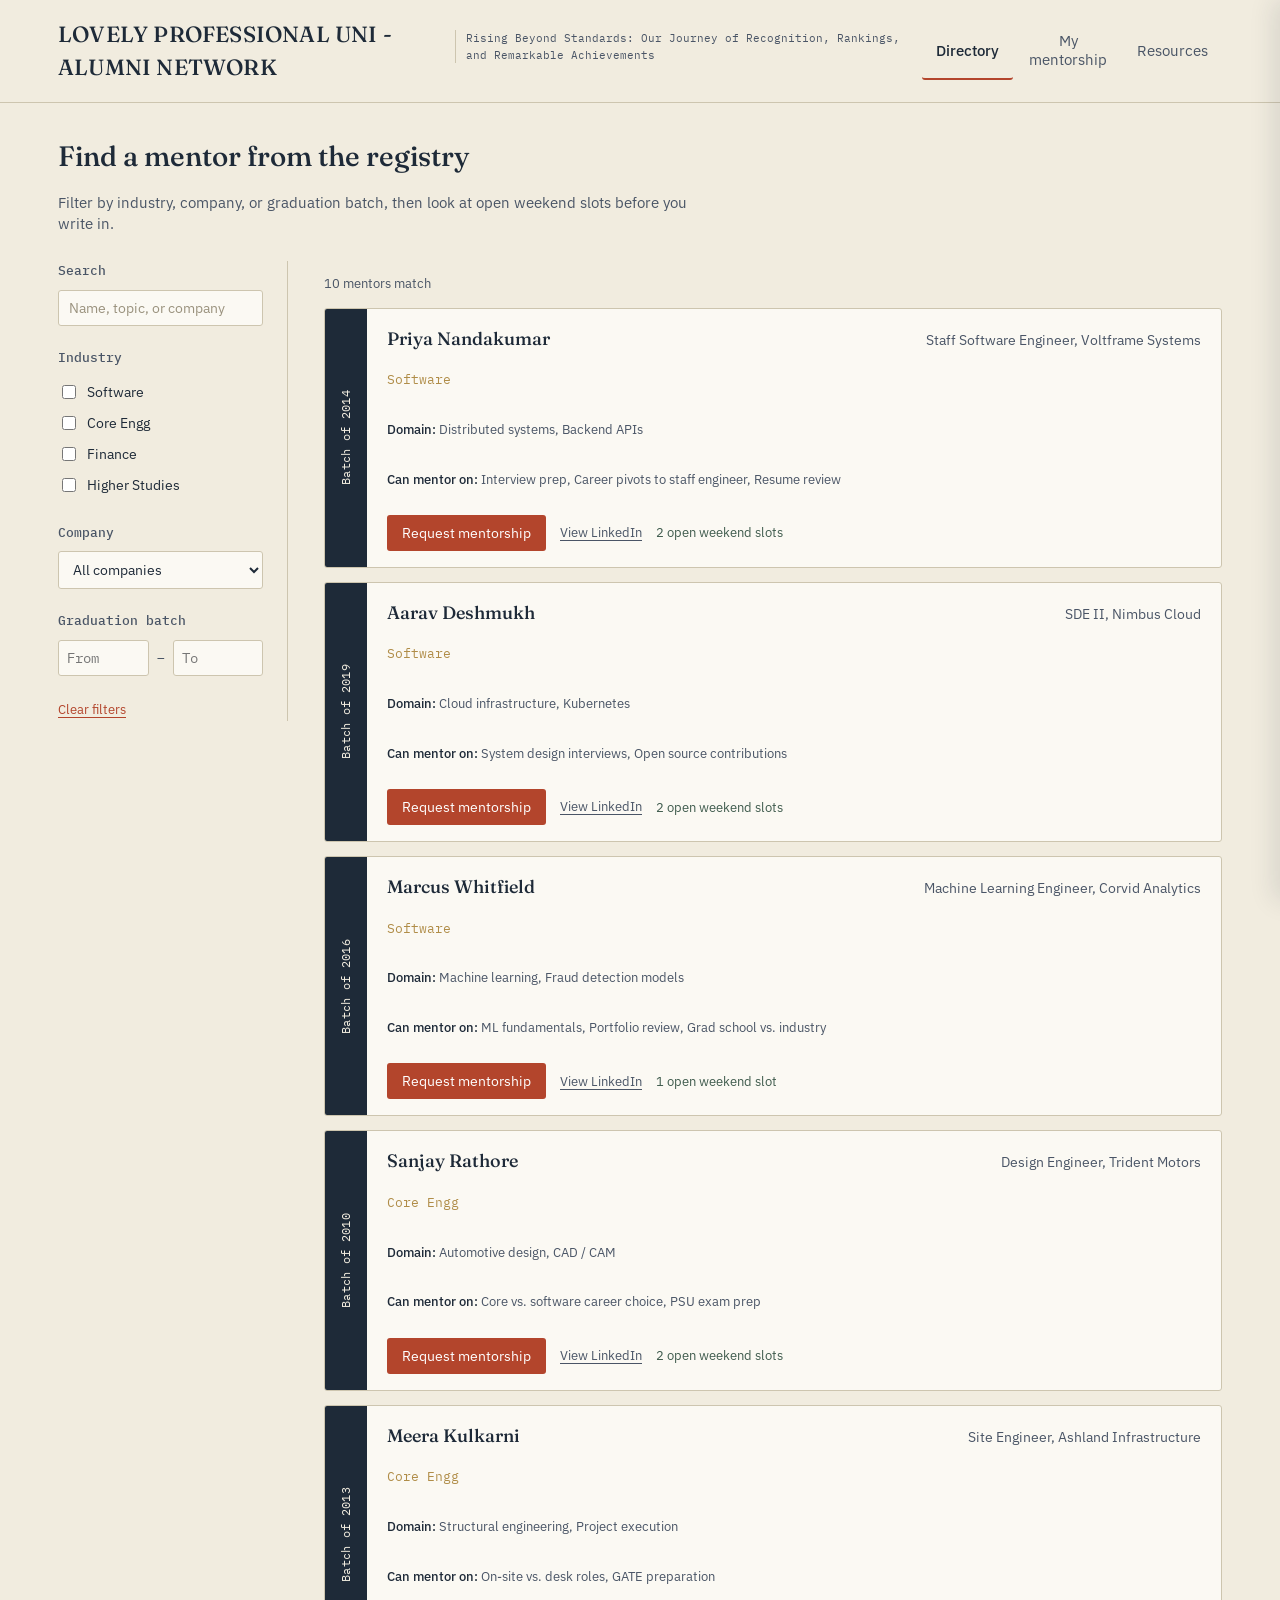
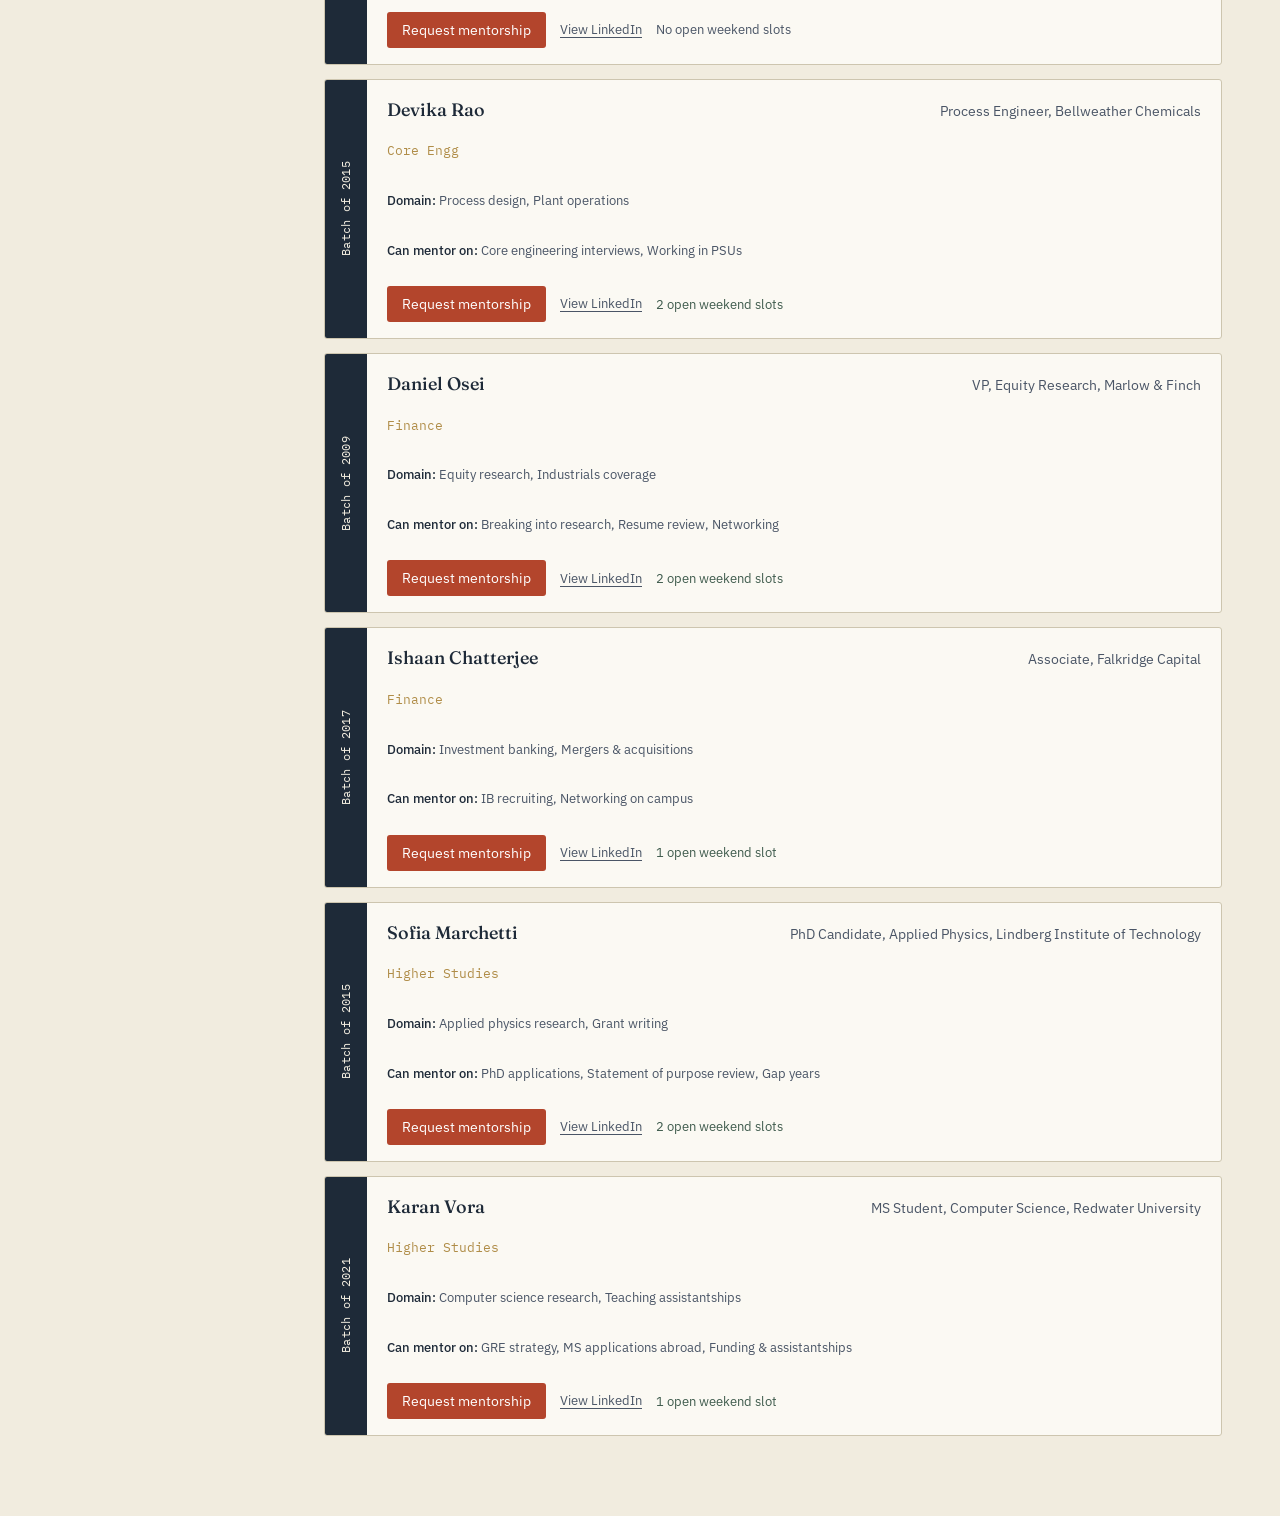
<file: alumni_network.html>
<!DOCTYPE html>
<html lang="en">
<head>
<meta charset="UTF-8">
<meta name="viewport" content="width=device-width, initial-scale=1.0">
<title>LPU — Alumni Mentor Network</title>
<link rel="preconnect" href="https://fonts.googleapis.com">
<link rel="preconnect" href="https://fonts.gstatic.com" crossorigin>
<link href="https://fonts.googleapis.com/css2?family=Fraunces:ital,opsz,wght@0,9..144,400;0,9..144,500;0,9..144,600;1,9..144,500&family=IBM+Plex+Sans:wght@400;500;600&family=IBM+Plex+Mono:wght@400;500&display=swap" rel="stylesheet">
<style>
  :root{
    --ink:#1E2A38;
    --ink-soft:#4A5566;
    --parchment:#F1ECDF;
    --parchment-deep:#E7E0CE;
    --brick:#B3452C;
    --brick-deep:#8F3521;
    --brass:#B08D48;
    --ivy:#3F5B4D;
    --rule:#CDC5AF;
    --card-bg:#FBF9F3;
    --focus:#1E2A38;
    --radius:3px;
  }

  *{box-sizing:border-box;}
  html,body{margin:0;padding:0;}
  body{
    background:var(--parchment);
    color:var(--ink);
    font-family:'IBM Plex Sans', sans-serif;
    font-size:15px;
    line-height:1.5;
    -webkit-font-smoothing:antialiased;
  }
  h1,h2,h3,h4{
    font-family:'Fraunces', serif;
    font-weight:500;
    margin:0;
    color:var(--ink);
  }
  .mono{ font-family:'IBM Plex Mono', monospace; }
  a{ color:inherit; }
  button{ font-family:inherit; cursor:pointer; }
  ::selection{ background:var(--brass); color:#fff; }

  @media (prefers-reduced-motion: reduce){
    *{ animation-duration:0.001ms !important; transition-duration:0.001ms !important; }
  }
  :focus-visible{ outline:2px solid var(--focus); outline-offset:2px; }

  #app{ min-height:100vh; display:flex; flex-direction:column; }

  header.masthead{
    position:sticky; top:0; z-index:30;
    background:var(--parchment);
    border-bottom:1px solid var(--rule);
  }
  .masthead-inner{
    max-width:1220px; margin:0 auto;
    display:flex; align-items:center; justify-content:space-between;
    padding:18px 28px; gap:20px;
  }
  .wordmark{ display:flex; align-items:baseline; gap:10px; }
  .wordmark h1{ font-size:22px; letter-spacing:0.2px; }
  .wordmark span.tag{
    font-family:'IBM Plex Mono', monospace; font-size:11px; color:var(--ink-soft);
    border-left:1px solid var(--rule); padding-left:10px;
  }
  nav.tabs{ display:flex; gap:2px; }
  nav.tabs button{
    background:none; border:none; font-size:14.5px; color:var(--ink-soft);
    padding:9px 14px; border-radius:var(--radius); border-bottom:2px solid transparent;
  }
  nav.tabs button.active{ color:var(--ink); border-bottom:2px solid var(--brick); font-weight:500; }
  nav.tabs button:hover{ color:var(--ink); }

  main{ flex:1; max-width:1220px; margin:0 auto; padding:32px 28px 80px; width:100%; }

  .view-head{ margin-bottom:26px; max-width:660px; }
  .view-head h2{ font-size:28px; margin-bottom:8px; }
  .view-head p{ color:var(--ink-soft); font-size:14.5px; }

  /* ---------- Directory layout ---------- */
  .directory-grid{ display:grid; grid-template-columns:230px 1fr; gap:36px; align-items:start; }
  .filter-rail{ border-right:1px solid var(--rule); padding-right:24px; position:sticky; top:92px; }
  .filter-group{ margin-bottom:22px; }
  .filter-group h4{
    font-size:12.5px; font-family:'IBM Plex Mono', monospace; color:var(--ink-soft);
    font-weight:500; margin-bottom:10px;
  }
  .filter-option{ display:flex; align-items:center; gap:8px; padding:5px 0; font-size:14px; color:var(--ink); }
  .filter-option input{ accent-color:var(--brick); width:14px; height:14px; }
  .search-box, select.search-box{
    width:100%; padding:8px 10px; border:1px solid var(--rule); background:var(--card-bg);
    border-radius:var(--radius); font-size:14px; color:var(--ink); font-family:inherit;
  }
  .search-box::placeholder{ color:#9a927e; }
  .batch-range{ display:flex; align-items:center; gap:8px; }
  .batch-range input{
    width:100%; padding:8px 8px; border:1px solid var(--rule); background:var(--card-bg);
    border-radius:var(--radius); font-size:14px; color:var(--ink); font-family:'IBM Plex Mono', monospace;
  }
  .batch-range span{ color:var(--ink-soft); font-size:13px; }
  .clear-filters{
    background:none; border:none; color:var(--brick); font-size:13px; padding:0;
    text-decoration:underline; text-underline-offset:3px;
  }

  .results-count{ font-size:13px; color:var(--ink-soft); margin-bottom:14px; }
  .mentor-list{ display:flex; flex-direction:column; gap:14px; }

  .mentor-card{
    display:flex; background:var(--card-bg); border:1px solid var(--rule);
    border-radius:var(--radius); overflow:hidden; width:100%;
  }
  .mentor-tab{
    flex:0 0 42px; background:var(--ink); color:var(--parchment);
    display:flex; align-items:center; justify-content:center; position:relative;
  }
  .mentor-tab span{
    writing-mode:vertical-rl; transform:rotate(180deg);
    font-family:'IBM Plex Mono', monospace; font-size:11.5px; letter-spacing:0.3px; white-space:nowrap;
  }
  .mentor-body{ padding:16px 20px; flex:1; display:flex; flex-direction:column; gap:6px; }
  .mentor-top{ display:flex; justify-content:space-between; align-items:baseline; gap:12px; flex-wrap:wrap; }
  .mentor-top h3{ font-size:18px; }
  .mentor-role{ font-size:13.5px; color:var(--ink-soft); }
  .mentor-industry-line{ font-size:12.5px; color:var(--brass); font-family:'IBM Plex Mono', monospace; }
  .mentor-tags{ font-size:12.5px; color:var(--ink-soft); }
  .mentor-tags b{ color:var(--ink); font-weight:500; }
  .mentor-actions{ margin-top:8px; display:flex; gap:14px; align-items:center; flex-wrap:wrap; }
  .btn{
    display:inline-flex; align-items:center; gap:6px; border-radius:var(--radius);
    font-size:13.5px; padding:8px 14px; border:1px solid transparent;
  }
  .btn-primary{ background:var(--brick); color:#fff; }
  .btn-primary:hover{ background:var(--brick-deep); }
  .btn-ghost{ background:none; border:1px solid var(--rule); color:var(--ink); }
  .btn-ghost:hover{ border-color:var(--ink); }
  .linkedin-link{
    font-size:13px; color:var(--ink-soft); text-decoration:underline; text-underline-offset:3px;
  }
  .linkedin-link:hover{ color:var(--ink); }
  .slots-hint{ font-size:12.5px; color:var(--ivy); }
  .slots-hint.full{ color:var(--ink-soft); }

  .empty-state{
    border:1px dashed var(--rule); border-radius:var(--radius); padding:40px 24px;
    text-align:center; color:var(--ink-soft);
  }
  .empty-state p{ margin:0 0 14px; }

  /* ---------- Detail panel ---------- */
  .scrim{
    position:fixed; inset:0; background:rgba(30,42,56,0.35);
    opacity:0; pointer-events:none; transition:opacity 0.18s ease; z-index:40;
  }
  .scrim.open{ opacity:1; pointer-events:auto; }
  .panel{
    position:fixed; top:0; right:0; height:100%; width:min(500px, 100%);
    background:var(--parchment); border-left:1px solid var(--rule);
    box-shadow:-6px 0 24px rgba(30,42,56,0.12);
    transform:translateX(100%); transition:transform 0.22s ease; z-index:41;
    display:flex; flex-direction:column;
  }
  .panel.open{ transform:translateX(0); }
  .panel-head{
    padding:20px 24px; border-bottom:1px solid var(--rule);
    display:flex; justify-content:space-between; align-items:flex-start; gap:12px;
  }
  .panel-close{ background:none; border:none; font-size:20px; color:var(--ink-soft); line-height:1; padding:4px; }
  .panel-close:hover{ color:var(--ink); }
  .panel-body{ padding:22px 24px; overflow-y:auto; flex:1; }
  .avatar-stamp{
    width:54px; height:54px; border-radius:50%; border:1.5px solid var(--ink);
    display:flex; align-items:center; justify-content:center;
    font-family:'Fraunces', serif; font-size:19px; margin-bottom:14px;
  }
  .panel-body h3{ font-size:22px; margin-bottom:2px; }
  .panel-meta{ font-size:13.5px; color:var(--ink-soft); margin-bottom:4px; }
  .panel-linkedin{ font-size:13.5px; margin-bottom:16px; display:inline-block; text-decoration:underline; text-underline-offset:3px; color:var(--ink); }
  .panel-section{ margin-bottom:22px; }
  .panel-section h4{
    font-family:'IBM Plex Mono', monospace; font-size:12px; color:var(--ink-soft);
    font-weight:500; margin-bottom:8px;
  }
  .panel-section p{ font-size:14.5px; margin:0; }
  .tag-row{ display:flex; flex-wrap:wrap; gap:6px; }
  .tag-pill{ border:1px solid var(--rule); border-radius:20px; padding:4px 11px; font-size:12.5px; color:var(--ink-soft); }
  .tag-pill.topic{ border-color:var(--brass); color:var(--ink); }

  /* ---------- Booking calendar ---------- */
  .calendar-wrap{ border:1px solid var(--rule); border-radius:var(--radius); overflow:hidden; }
  .calendar-table{ width:100%; border-collapse:collapse; }
  .calendar-table th{
    background:var(--parchment-deep); font-family:'IBM Plex Mono', monospace;
    font-weight:500; font-size:12px; color:var(--ink-soft); text-align:center;
    padding:9px 6px; border-bottom:1px solid var(--rule);
  }
  .calendar-table th span.day-name{ display:block; font-size:11px; }
  .calendar-table th span.day-date{ display:block; color:var(--ink); font-size:13px; margin-top:2px; }
  .calendar-table td{
    text-align:center; padding:8px 6px; border-bottom:1px solid var(--rule);
    border-right:1px solid var(--rule); font-size:12.5px;
  }
  .calendar-table td:last-child, .calendar-table th:last-child{ border-right:none; }
  .calendar-table tr:last-child td{ border-bottom:none; }
  .calendar-table td.rowlabel{
    text-align:left; font-family:'IBM Plex Mono', monospace; color:var(--ink-soft); font-size:12px;
    background:var(--parchment-deep); border-right:1px solid var(--rule);
  }
  .slot-cell-btn{
    width:100%; background:var(--card-bg); border:1px solid var(--ivy); color:var(--ivy);
    border-radius:var(--radius); padding:5px 4px; font-size:12px; font-family:'IBM Plex Mono', monospace;
  }
  .slot-cell-btn:hover{ background:var(--ivy); color:#fff; }
  .slot-cell-btn.selected{ background:var(--ivy); color:#fff; }
  .slot-cell-taken{ color:#a89f8a; font-family:'IBM Plex Mono', monospace; font-size:11.5px; }
  .slot-cell-none{ color:#c9c2b2; }
  .calendar-legend{ font-size:12px; color:var(--ink-soft); margin-top:8px; }
  .calendar-none-option{
    display:flex; align-items:center; gap:8px; margin-top:10px; font-size:13.5px;
    border:1px solid var(--rule); border-radius:var(--radius); padding:9px 12px;
  }
  .calendar-none-option input{ accent-color:var(--brick); }

  textarea, input[type="url"], input[type="text"].form-input{
    width:100%; border:1px solid var(--rule); border-radius:var(--radius);
    padding:10px 12px; font-family:inherit; font-size:14px; color:var(--ink); background:var(--card-bg);
  }
  textarea{ min-height:90px; resize:vertical; }
  select.form-input{
    width:100%; border:1px solid var(--rule); border-radius:var(--radius);
    padding:10px 12px; font-family:inherit; font-size:14px; color:var(--ink); background:var(--card-bg);
  }
  .field-label{ display:block; font-size:13px; color:var(--ink-soft); margin-bottom:6px; }
  .panel-footer{ padding:16px 24px; border-top:1px solid var(--rule); }
  .panel-footer .btn{ width:100%; justify-content:center; padding:11px; font-size:14.5px; }
  .form-note{ font-size:12.5px; color:var(--ink-soft); margin-top:8px; }
  .form-error{ font-size:12.5px; color:var(--brick); margin-top:8px; }

  /* ---------- My mentorship ---------- */
  .request-row{
    display:flex; gap:20px; align-items:flex-start; border:1px solid var(--rule);
    border-radius:var(--radius); background:var(--card-bg); padding:16px 20px; margin-bottom:12px; flex-wrap:wrap;
  }
  .request-main{ flex:1; min-width:240px; }
  .request-main h3{ font-size:16.5px; margin-bottom:3px; }
  .request-meta{ font-size:13px; color:var(--ink-soft); }
  .request-msg{ font-size:13.5px; color:var(--ink); margin-top:6px; max-width:440px; }
  .request-resume{ font-size:13px; margin-top:4px; }
  .request-resume a{ text-decoration:underline; text-underline-offset:3px; }
  .stamp{
    font-family:'IBM Plex Mono', monospace; font-size:12px; border:1.5px solid currentColor;
    border-radius:4px; padding:5px 12px; transform:rotate(-3deg); white-space:nowrap;
  }
  .stamp.pending{ color:var(--brass); }
  .stamp.confirmed{ color:var(--ivy); }
  .stamp.declined{ color:var(--ink-soft); transform:rotate(2deg); }
  .request-cancel{
    background:none; border:none; color:var(--brick); font-size:13px; text-decoration:underline;
    text-underline-offset:3px; padding:0;
  }

  /* ---------- Resources ---------- */
  .resource-row{ border-bottom:1px solid var(--rule); padding:18px 0; }
  .resource-row:first-child{ border-top:1px solid var(--rule); }
  .resource-top{ display:flex; justify-content:space-between; align-items:center; gap:16px; cursor:pointer; }
  .resource-top h3{ font-size:16.5px; }
  .resource-cat{ font-family:'IBM Plex Mono', monospace; font-size:12px; color:var(--ink-soft); }
  .resource-toggle{ background:none; border:none; font-size:18px; color:var(--ink-soft); }
  .resource-detail{ display:none; font-size:14.5px; color:var(--ink); margin-top:10px; max-width:640px; }
  .resource-row.expanded .resource-detail{ display:block; }
  .resource-row.expanded .resource-toggle{ transform:rotate(45deg); }

  .toast{
    position:fixed; bottom:24px; left:50%; transform:translate(-50%, 12px);
    background:var(--ink); color:var(--parchment); padding:12px 20px; border-radius:var(--radius);
    font-size:14px; opacity:0; pointer-events:none; transition:all 0.2s ease; z-index:50; max-width:90%; text-align:center;
  }
  .toast.show{ opacity:1; transform:translate(-50%, 0); }

  .filters-toggle{ display:none; }

  @media (max-width: 860px){
    .masthead-inner{ padding:14px 18px; }
    .wordmark span.tag{ display:none; }
    nav.tabs{ display:none; }
    main{ padding:22px 18px 90px; }
    .directory-grid{ grid-template-columns:1fr; }
    .filter-rail{
      position:fixed; top:0; left:0; height:100%; width:min(300px,84%);
      background:var(--parchment); border-right:1px solid var(--rule); padding:24px 20px;
      z-index:41; overflow-y:auto; transform:translateX(-100%); transition:transform 0.2s ease;
    }
    .filter-rail.open{ transform:translateX(0); }
    .filters-toggle{ display:inline-flex; margin-bottom:16px; }
    .bottom-tabs{
      display:flex; position:fixed; bottom:0; left:0; right:0;
      background:var(--parchment); border-top:1px solid var(--rule); z-index:30;
    }
    .bottom-tabs button{
      flex:1; background:none; border:none; padding:12px 6px; font-size:12.5px; color:var(--ink-soft);
      display:flex; flex-direction:column; align-items:center; gap:3px;
    }
    .bottom-tabs button.active{ color:var(--brick); font-weight:500; }
    .panel{ width:100%; }
    .calendar-table{ font-size:11px; }
  }
  @media (min-width:861px){ .bottom-tabs{ display:none; } }
</style>
</head>
<body>
<div id="app">
  <header class="masthead">
    <div class="masthead-inner">
      <div class="wordmark">
        <h1>LOVELY PROFESSIONAL UNI - ALUMNI NETWORK</h1>
        <span class="tag mono">Rising Beyond Standards: Our Journey of Recognition, Rankings, and Remarkable Achievements</span>
      </div>
      <nav class="tabs" id="topNav"></nav>
    </div>
  </header>

  <main id="mainContent"></main>
  <nav class="bottom-tabs" id="bottomNav"></nav>

  <div class="scrim" id="scrim"></div>
  <aside class="panel" id="panel" aria-hidden="true"></aside>
  <div class="toast" id="toast"></div>
</div>

<script>
/* ---------------------------------------------------------
   Data
--------------------------------------------------------- */
const INDUSTRIES = ['Software', 'Core Engg', 'Finance', 'Higher Studies'];

const MENTORS = [
  { id:'m1', name:'Priya Nandakumar', batch:2014, industry:'Software', jobTitle:'Staff Software Engineer', company:'Voltframe Systems',
    linkedin:'https://linkedin.com/in/priya-nandakumar-demo',
    domainExpertise:['Distributed systems','Backend APIs'],
    mentoringTopics:['Interview prep','Career pivots to staff engineer','Resume review'],
    slots:[
      {id:'s1', date:'Sat, Sep 19', time:'10:00 AM', taken:false},
      {id:'s2', date:'Sat, Sep 19', time:'4:00 PM', taken:true},
      {id:'s3', date:'Sun, Sep 27', time:'11:00 AM', taken:false},
    ]},
  { id:'m2', name:'Aarav Deshmukh', batch:2019, industry:'Software', jobTitle:'SDE II', company:'Nimbus Cloud',
    linkedin:'https://linkedin.com/in/aarav-deshmukh-demo',
    domainExpertise:['Cloud infrastructure','Kubernetes'],
    mentoringTopics:['System design interviews','Open source contributions'],
    slots:[
      {id:'s4', date:'Sun, Sep 20', time:'3:00 PM', taken:false},
      {id:'s5', date:'Sat, Sep 26', time:'10:00 AM', taken:false},
    ]},
  { id:'m3', name:'Marcus Whitfield', batch:2016, industry:'Software', jobTitle:'Machine Learning Engineer', company:'Corvid Analytics',
    linkedin:'https://linkedin.com/in/marcus-whitfield-demo',
    domainExpertise:['Machine learning','Fraud detection models'],
    mentoringTopics:['ML fundamentals','Portfolio review','Grad school vs. industry'],
    slots:[
      {id:'s6', date:'Sat, Sep 19', time:'6:00 PM', taken:false},
      {id:'s7', date:'Sun, Sep 20', time:'11:00 AM', taken:true},
    ]},
  { id:'m4', name:'Sanjay Rathore', batch:2010, industry:'Core Engg', jobTitle:'Design Engineer', company:'Trident Motors',
    linkedin:'https://linkedin.com/in/sanjay-rathore-demo',
    domainExpertise:['Automotive design','CAD / CAM'],
    mentoringTopics:['Core vs. software career choice','PSU exam prep'],
    slots:[
      {id:'s8', date:'Sat, Sep 26', time:'11:00 AM', taken:false},
      {id:'s9', date:'Sun, Sep 27', time:'2:00 PM', taken:false},
    ]},
  { id:'m5', name:'Meera Kulkarni', batch:2013, industry:'Core Engg', jobTitle:'Site Engineer', company:'Ashland Infrastructure',
    linkedin:'https://linkedin.com/in/meera-kulkarni-demo',
    domainExpertise:['Structural engineering','Project execution'],
    mentoringTopics:['On-site vs. desk roles','GATE preparation'],
    slots:[
      {id:'s10', date:'Sun, Sep 20', time:'10:00 AM', taken:true},
    ]},
  { id:'m6', name:'Devika Rao', batch:2015, industry:'Core Engg', jobTitle:'Process Engineer', company:'Bellweather Chemicals',
    linkedin:'https://linkedin.com/in/devika-rao-demo',
    domainExpertise:['Process design','Plant operations'],
    mentoringTopics:['Core engineering interviews','Working in PSUs'],
    slots:[
      {id:'s11', date:'Sat, Sep 19', time:'1:00 PM', taken:false},
      {id:'s12', date:'Sat, Sep 26', time:'1:00 PM', taken:false},
    ]},
  { id:'m7', name:'Daniel Osei', batch:2009, industry:'Finance', jobTitle:'VP, Equity Research', company:'Marlow & Finch',
    linkedin:'https://linkedin.com/in/daniel-osei-demo',
    domainExpertise:['Equity research','Industrials coverage'],
    mentoringTopics:['Breaking into research','Resume review','Networking'],
    slots:[
      {id:'s13', date:'Sun, Sep 20', time:'12:00 PM', taken:false},
      {id:'s14', date:'Sun, Sep 27', time:'5:00 PM', taken:false},
    ]},
  { id:'m8', name:'Ishaan Chatterjee', batch:2017, industry:'Finance', jobTitle:'Associate', company:'Falkridge Capital',
    linkedin:'https://linkedin.com/in/ishaan-chatterjee-demo',
    domainExpertise:['Investment banking','Mergers & acquisitions'],
    mentoringTopics:['IB recruiting','Networking on campus'],
    slots:[
      {id:'s15', date:'Sat, Sep 19', time:'9:00 AM', taken:false},
    ]},
  { id:'m9', name:'Sofia Marchetti', batch:2015, industry:'Higher Studies', jobTitle:'PhD Candidate, Applied Physics', company:'Lindberg Institute of Technology',
    linkedin:'https://linkedin.com/in/sofia-marchetti-demo',
    domainExpertise:['Applied physics research','Grant writing'],
    mentoringTopics:['PhD applications','Statement of purpose review','Gap years'],
    slots:[
      {id:'s16', date:'Sun, Sep 20', time:'9:00 AM', taken:false},
      {id:'s17', date:'Sun, Sep 27', time:'9:00 AM', taken:false},
    ]},
  { id:'m10', name:'Karan Vora', batch:2021, industry:'Higher Studies', jobTitle:'MS Student, Computer Science', company:'Redwater University',
    linkedin:'https://linkedin.com/in/karan-vora-demo',
    domainExpertise:['Computer science research','Teaching assistantships'],
    mentoringTopics:['GRE strategy','MS applications abroad','Funding & assistantships'],
    slots:[
      {id:'s18', date:'Sat, Sep 26', time:'3:00 PM', taken:false},
      {id:'s19', date:'Sat, Sep 26', time:'5:00 PM', taken:true},
    ]},
];

const COMPANIES = [...new Set(MENTORS.map(m => m.company))].sort();

const RESOURCES = [
  { id:'r1', cat:'Applications', title:'Writing a resume alumni will actually read', detail:'Lead with outcomes, not duties. Cut anything from before your current degree unless it changes the story. One page, always, before your first full-time role.' },
  { id:'r2', cat:'Networking', title:'How to ask for a mentor conversation without sounding transactional', detail:'Name one specific thing about their path before asking for time. Propose a length (20 minutes) and let them choose the slot from what you offer.' },
  { id:'r3', cat:'Interviews', title:'What to do in the 48 hours before a case interview', detail:'Redo two frameworks from memory rather than reading five new ones. Sleep matters more than one extra practice case.' },
  { id:'r4', cat:'Core vs. software', title:'Deciding between a core engineering role and a software role', detail:'Look at what you did in your best internship, not your best exam. The work you kept doing after the deadline passed is the signal.' },
  { id:'r5', cat:'Higher studies', title:'Deciding between grad school now or after a few years working', detail:'If you cannot name what the degree unlocks that experience alone would not, working first usually sharpens the answer.' },
];

/* ---------------------------------------------------------
   State
--------------------------------------------------------- */
const state = {
  view: 'directory',
  filters: { industries: [], company: 'all', batchFrom: '', batchTo: '', query: '' },
  requests: [],   // {id, mentorId, topic, question, resumeLink, slotId|null, status, sentAt}
  panelMentorId: null,
  selectedSlotId: null,
};

/* ---------------------------------------------------------
   Helpers
--------------------------------------------------------- */
function initials(name){ return name.split(' ').map(p => p[0]).slice(0,2).join(''); }
function mentorById(id){ return MENTORS.find(m => m.id === id); }
function slotById(mentor, slotId){ return mentor.slots.find(s => s.id === slotId); }
function escapeHtml(s){
  return String(s).replace(/[&<>"']/g, c => ({'&':'&amp;','<':'&lt;','>':'&gt;','"':'&quot;',"'":'&#39;'}[c]));
}
function showToast(msg){
  const t = document.getElementById('toast');
  t.textContent = msg;
  t.classList.add('show');
  clearTimeout(showToast._timer);
  showToast._timer = setTimeout(() => t.classList.remove('show'), 2800);
}

function filteredMentors(){
  return MENTORS.filter(m => {
    if (state.filters.industries.length && !state.filters.industries.includes(m.industry)) return false;
    if (state.filters.company !== 'all' && m.company !== state.filters.company) return false;
    if (state.filters.batchFrom && m.batch < Number(state.filters.batchFrom)) return false;
    if (state.filters.batchTo && m.batch > Number(state.filters.batchTo)) return false;
    const q = state.filters.query.trim().toLowerCase();
    if (q){
      const hay = (m.name + ' ' + m.jobTitle + ' ' + m.company + ' ' + m.domainExpertise.join(' ') + ' ' + m.mentoringTopics.join(' ')).toLowerCase();
      if (!hay.includes(q)) return false;
    }
    return true;
  });
}

/* ---------------------------------------------------------
   Nav
--------------------------------------------------------- */
function renderNav(){
  const tabs = [
    { id:'directory', label:'Directory' },
    { id:'mentorship', label:'My mentorship' },
    { id:'resources', label:'Resources' },
  ];
  const top = document.getElementById('topNav');
  top.innerHTML = tabs.map(t => `<button data-view="${t.id}" class="${state.view===t.id?'active':''}">${t.label}</button>`).join('');
  top.querySelectorAll('button').forEach(b => b.addEventListener('click', () => setView(b.dataset.view)));

  const bottom = document.getElementById('bottomNav');
  bottom.innerHTML = tabs.map(t => `<button data-view="${t.id}" class="${state.view===t.id?'active':''}">${t.label}</button>`).join('');
  bottom.querySelectorAll('button').forEach(b => b.addEventListener('click', () => setView(b.dataset.view)));
}
function setView(v){ state.view = v; render(); window.scrollTo({top:0, behavior:'auto'}); }

/* ---------------------------------------------------------
   Directory
--------------------------------------------------------- */
function renderDirectory(){
  const list = filteredMentors();

  return `
    <div class="view-head">
      <h2>Find a mentor from the registry</h2>
      <p>Filter by industry, company, or graduation batch, then look at open weekend slots before you write in.</p>
    </div>

    <button class="btn btn-ghost filters-toggle" id="openFilters">Filters</button>

    <div class="directory-grid">
      <div class="filter-rail" id="filterRail">
        <div class="filter-group">
          <h4>Search</h4>
          <input class="search-box" id="searchInput" type="text" placeholder="Name, topic, or company" value="${escapeHtml(state.filters.query)}">
        </div>
        <div class="filter-group">
          <h4>Industry</h4>
          ${INDUSTRIES.map(ind => `
            <label class="filter-option">
              <input type="checkbox" data-industry="${ind}" ${state.filters.industries.includes(ind) ? 'checked' : ''}>
              ${ind}
            </label>
          `).join('')}
        </div>
        <div class="filter-group">
          <h4>Company</h4>
          <select class="search-box" id="companySelect">
            <option value="all" ${state.filters.company==='all'?'selected':''}>All companies</option>
            ${COMPANIES.map(c => `<option value="${c}" ${state.filters.company===c?'selected':''}>${c}</option>`).join('')}
          </select>
        </div>
        <div class="filter-group">
          <h4>Graduation batch</h4>
          <div class="batch-range">
            <input type="number" id="batchFrom" placeholder="From" value="${state.filters.batchFrom}">
            <span>–</span>
            <input type="number" id="batchTo" placeholder="To" value="${state.filters.batchTo}">
          </div>
        </div>
        <button class="clear-filters" id="clearFilters">Clear filters</button>
      </div>

      <div>
        <p class="results-count">${list.length} mentor${list.length===1?'':'s'} match${list.length===1?'es':''}</p>
        ${list.length === 0 ? `
          <div class="empty-state">
            <p>No mentors match these filters yet. Try widening your search.</p>
            <button class="btn btn-ghost" id="emptyClear">Clear filters</button>
          </div>
        ` : `
          <div class="mentor-list">
            ${list.map(m => {
              const openSlots = m.slots.filter(s => !s.taken).length;
              const already = state.requests.some(r => r.mentorId === m.id);
              return `
              <div class="mentor-card">
                <div class="mentor-tab"><span>Batch of ${m.batch}</span></div>
                <div class="mentor-body">
                  <div class="mentor-top">
                    <h3>${m.name}</h3>
                    <span class="mentor-role">${m.jobTitle}, ${m.company}</span>
                  </div>
                  <p class="mentor-industry-line">${m.industry}</p>
                  <p class="mentor-tags"><b>Domain:</b> ${m.domainExpertise.join(', ')}</p>
                  <p class="mentor-tags"><b>Can mentor on:</b> ${m.mentoringTopics.join(', ')}</p>
                  <div class="mentor-actions">
                    <button class="btn btn-primary" data-open="${m.id}">${already ? 'View request' : 'Request mentorship'}</button>
                    <a class="linkedin-link" href="${m.linkedin}" target="_blank" rel="noopener">View LinkedIn</a>
                    <span class="slots-hint ${openSlots===0?'full':''}">${openSlots===0 ? 'No open weekend slots' : openSlots + ' open weekend slot' + (openSlots===1?'':'s')}</span>
                  </div>
                </div>
              </div>`;
            }).join('')}
          </div>
        `}
      </div>
    </div>
  `;
}

function wireDirectory(){
  const search = document.getElementById('searchInput');
  if (search) search.addEventListener('input', (e) => {
    state.filters.query = e.target.value;
    renderMain();
    const s2 = document.getElementById('searchInput');
    if (s2){ s2.focus(); s2.setSelectionRange(s2.value.length, s2.value.length); }
  });

  document.querySelectorAll('[data-industry]').forEach(cb => {
    cb.addEventListener('change', (e) => {
      const ind = e.target.dataset.industry;
      if (e.target.checked) state.filters.industries.push(ind);
      else state.filters.industries = state.filters.industries.filter(i => i !== ind);
      renderMain();
    });
  });

  const companySelect = document.getElementById('companySelect');
  if (companySelect) companySelect.addEventListener('change', (e) => { state.filters.company = e.target.value; renderMain(); });

  const batchFrom = document.getElementById('batchFrom');
  const batchTo = document.getElementById('batchTo');
  if (batchFrom) batchFrom.addEventListener('input', (e) => { state.filters.batchFrom = e.target.value; renderMain(); document.getElementById('batchFrom').focus(); });
  if (batchTo) batchTo.addEventListener('input', (e) => { state.filters.batchTo = e.target.value; renderMain(); document.getElementById('batchTo').focus(); });

  const clear = document.getElementById('clearFilters');
  if (clear) clear.addEventListener('click', () => { state.filters = {industries:[], company:'all', batchFrom:'', batchTo:'', query:''}; renderMain(); });
  const emptyClear = document.getElementById('emptyClear');
  if (emptyClear) emptyClear.addEventListener('click', () => { state.filters = {industries:[], company:'all', batchFrom:'', batchTo:'', query:''}; renderMain(); });

  document.querySelectorAll('[data-open]').forEach(btn => btn.addEventListener('click', () => openPanel(btn.dataset.open)));

  const openFilters = document.getElementById('openFilters');
  if (openFilters) openFilters.addEventListener('click', () => {
    document.getElementById('filterRail').classList.add('open');
    ensureScrim(true, closeFilterRail);
  });
}
function closeFilterRail(){
  const rail = document.getElementById('filterRail');
  if (rail) rail.classList.remove('open');
  ensureScrim(false);
}

/* ---------------------------------------------------------
   Detail panel + booking calendar
--------------------------------------------------------- */
function buildCalendar(mentor){
  const dates = [...new Set(mentor.slots.map(s => s.date))];
  const times = [...new Set(mentor.slots.map(s => s.time))].sort((a,b) => {
    // rough chronological sort by parsing "H:MM AM/PM"
    const toMin = t => {
      const [_, h, m, ap] = t.match(/(\d+):(\d+)\s?(AM|PM)/);
      let hh = parseInt(h) % 12; if (ap === 'PM') hh += 12;
      return hh*60 + parseInt(m);
    };
    return toMin(a) - toMin(b);
  });

  let rows = times.map(time => {
    const cells = dates.map(date => {
      const slot = mentor.slots.find(s => s.date === date && s.time === time);
      if (!slot) return `<td class="slot-cell-none">—</td>`;
      if (slot.taken) return `<td><span class="slot-cell-taken">Booked</span></td>`;
      const selected = state.selectedSlotId === slot.id;
      return `<td><button type="button" class="slot-cell-btn ${selected?'selected':''}" data-slot="${slot.id}">${selected ? 'Selected' : 'Select'}</button></td>`;
    }).join('');
    return `<tr><td class="rowlabel">${time}</td>${cells}</tr>`;
  }).join('');

  const header = dates.map(d => {
    const [day, rest] = d.split(', ');
    return `<th><span class="day-name">${day}</span><span class="day-date">${rest}</span></th>`;
  }).join('');

  return `
    <div class="calendar-wrap">
      <table class="calendar-table">
        <thead><tr><th></th>${header}</tr></thead>
        <tbody>${rows}</tbody>
      </table>
    </div>
    <p class="calendar-legend">All sessions run on weekends, 30 minutes, over video call.</p>
  `;
}

function openPanel(mentorId){
  state.panelMentorId = mentorId;
  state.selectedSlotId = null;
  const mentor = mentorById(mentorId);
  const existingReq = state.requests.find(r => r.mentorId === mentorId);
  renderPanel(mentor, existingReq);

  const panel = document.getElementById('panel');
  panel.classList.add('open');
  panel.setAttribute('aria-hidden', 'false');
  ensureScrim(true, closePanel);
}

function renderPanel(mentor, existingReq){
  const panel = document.getElementById('panel');

  panel.innerHTML = `
    <div class="panel-head">
      <div>
        <div class="avatar-stamp">${initials(mentor.name)}</div>
        <h3>${mentor.name}</h3>
        <p class="panel-meta">Batch of ${mentor.batch} · ${mentor.industry}</p>
        <p class="panel-meta">${mentor.jobTitle}, ${mentor.company}</p>
        <a class="panel-linkedin" href="${mentor.linkedin}" target="_blank" rel="noopener">View LinkedIn profile</a>
      </div>
      <button class="panel-close" id="closePanel" aria-label="Close">&times;</button>
    </div>
    <div class="panel-body">
      <div class="panel-section">
        <h4>Domain expertise</h4>
        <div class="tag-row">${mentor.domainExpertise.map(t => `<span class="tag-pill">${t}</span>`).join('')}</div>
      </div>
      <div class="panel-section">
        <h4>Available mentoring topics</h4>
        <div class="tag-row">${mentor.mentoringTopics.map(t => `<span class="tag-pill topic">${t}</span>`).join('')}</div>
      </div>

      ${existingReq ? `
        <div class="panel-section">
          <h4>Your request</h4>
          <p>Sent ${existingReq.sentAt} on "${escapeHtml(existingReq.topic)}".${existingReq.slotId ? ' Booked for ' + slotById(mentor, existingReq.slotId).date + ', ' + slotById(mentor, existingReq.slotId).time + '.' : ' Waiting on a time from ' + mentor.name.split(' ')[0] + '.'}</p>
          <p class="request-resume">Resume shared: <a href="${existingReq.resumeLink}" target="_blank" rel="noopener">${existingReq.resumeLink}</a></p>
          <p class="request-msg">"${escapeHtml(existingReq.question)}"</p>
          <p class="panel-meta" style="margin-top:10px;">Status: ${existingReq.status}</p>
        </div>
      ` : `
        <div class="panel-section">
          <h4>Session booking calendar — open weekend slots</h4>
          ${mentor.slots.length ? buildCalendar(mentor) : '<p>No weekend slots posted right now. You can still send a request and ask for a time.</p>'}
          <div class="calendar-none-option">
            <input type="radio" name="slotChoice" id="slot-none" ${state.selectedSlotId ? '' : 'checked'}>
            <label for="slot-none">No fixed slot — ask ${mentor.name.split(' ')[0]} to suggest a time</label>
          </div>
        </div>
        <div class="panel-section">
          <label class="field-label" for="topicSelect">Topic you'd like to discuss</label>
          <select class="form-input" id="topicSelect">
            ${mentor.mentoringTopics.map(t => `<option value="${t}">${t}</option>`).join('')}
          </select>
        </div>
        <div class="panel-section">
          <label class="field-label" for="reqQuestion">Your career question</label>
          <textarea id="reqQuestion" placeholder="What specifically would you like ${mentor.name.split(' ')[0]}'s take on?"></textarea>
        </div>
        <div class="panel-section">
          <label class="field-label" for="resumeLink">Resume link</label>
          <input type="url" class="form-input" id="resumeLink" placeholder="https://drive.google.com/... or similar">
          <p class="form-error" id="formError" style="display:none;"></p>
        </div>
      `}
    </div>
    ${existingReq ? `
      <div class="panel-footer">
        <button class="btn btn-ghost" id="cancelFromPanel" style="width:100%; justify-content:center; padding:11px; font-size:14.5px;">Cancel this request</button>
      </div>
    ` : `
      <div class="panel-footer">
        <button class="btn btn-primary" id="sendRequest">Send request</button>
        <p class="form-note">Alumni typically confirm within a few days. Booking a slot below reserves it right away.</p>
      </div>
    `}
  `;

  document.getElementById('closePanel').addEventListener('click', closePanel);

  document.querySelectorAll('[data-slot]').forEach(btn => {
    btn.addEventListener('click', () => {
      const slotId = btn.dataset.slot;
      state.selectedSlotId = state.selectedSlotId === slotId ? null : slotId;
      renderPanel(mentor, existingReq);
    });
  });

  const sendBtn = document.getElementById('sendRequest');
  if (sendBtn) sendBtn.addEventListener('click', () => submitRequest(mentor));

  const cancelBtn = document.getElementById('cancelFromPanel');
  if (cancelBtn) cancelBtn.addEventListener('click', () => { cancelRequest(existingReq.id); closePanel(); });
}

function closePanel(){
  const panel = document.getElementById('panel');
  panel.classList.remove('open');
  panel.setAttribute('aria-hidden', 'true');
  ensureScrim(false);
  state.panelMentorId = null;
  state.selectedSlotId = null;
}

function ensureScrim(open, onClick){
  const scrim = document.getElementById('scrim');
  scrim.classList.toggle('open', open);
  scrim.onclick = open ? (onClick || (() => { closePanel(); closeFilterRail(); })) : null;
}

function submitRequest(mentor){
  const question = document.getElementById('reqQuestion').value.trim();
  const resumeLink = document.getElementById('resumeLink').value.trim();
  const topic = document.getElementById('topicSelect').value;
  const errorEl = document.getElementById('formError');

  if (!question || !resumeLink){
    errorEl.textContent = 'Add both a career question and a resume link before sending.';
    errorEl.style.display = 'block';
    return;
  }

  const slotId = state.selectedSlotId;
  if (slotId){
    const slot = slotById(mentor, slotId);
    slot.taken = true;
  }

  state.requests.unshift({
    id: 'req-' + Date.now(),
    mentorId: mentor.id,
    topic, question, resumeLink,
    slotId,
    status: slotId ? 'confirmed' : 'pending',
    sentAt: 'just now',
  });

  closePanel();
  render();
  showToast(slotId ? 'Session booked — added to My mentorship.' : 'Request sent — you\'ll see it under My mentorship.');
}

function cancelRequest(reqId){
  const req = state.requests.find(r => r.id === reqId);
  if (req && req.slotId){
    const mentor = mentorById(req.mentorId);
    const slot = slotById(mentor, req.slotId);
    if (slot) slot.taken = false;
  }
  state.requests = state.requests.filter(r => r.id !== reqId);
  render();
  showToast('Request cancelled.');
}

/* ---------------------------------------------------------
   My mentorship
--------------------------------------------------------- */
function renderMentorship(){
  if (state.requests.length === 0){
    return `
      <div class="view-head">
        <h2>My mentorship</h2>
        <p>Requests you've sent to alumni will collect here, along with the resume link and question you shared.</p>
      </div>
      <div class="empty-state">
        <p>You haven't reached out to any mentors yet. Browse the directory to get started.</p>
        <button class="btn btn-primary" id="goDirectory">Browse the directory</button>
      </div>
    `;
  }

  return `
    <div class="view-head">
      <h2>My mentorship</h2>
      <p>${state.requests.length} request${state.requests.length===1?'':'s'} on file.</p>
    </div>
    ${state.requests.map(r => {
      const mentor = mentorById(r.mentorId);
      const slot = r.slotId ? slotById(mentor, r.slotId) : null;
      return `
        <div class="request-row">
          <div class="request-main">
            <h3>${mentor.name}</h3>
            <p class="request-meta">${mentor.jobTitle}, ${mentor.company} · Batch of ${mentor.batch} · ${mentor.industry}</p>
            <p class="request-meta">Topic: ${escapeHtml(r.topic)}</p>
            ${slot ? `<p class="request-meta">Scheduled: ${slot.date}, ${slot.time}</p>` : `<p class="request-meta">No fixed slot yet</p>`}
            <p class="request-msg">"${escapeHtml(r.question)}"</p>
            <p class="request-resume">Resume: <a href="${r.resumeLink}" target="_blank" rel="noopener">${escapeHtml(r.resumeLink)}</a></p>
          </div>
          <span class="stamp ${r.status}">${r.status === 'pending' ? 'Pending review' : r.status === 'confirmed' ? 'Confirmed' : 'Declined'}</span>
          <button class="request-cancel" data-cancel="${r.id}">Cancel</button>
        </div>
      `;
    }).join('')}
  `;
}
function wireMentorship(){
  const go = document.getElementById('goDirectory');
  if (go) go.addEventListener('click', () => setView('directory'));
  document.querySelectorAll('[data-cancel]').forEach(btn => btn.addEventListener('click', () => cancelRequest(btn.dataset.cancel)));
}

/* ---------------------------------------------------------
   Resources
--------------------------------------------------------- */
let expandedResource = null;
function renderResources(){
  return `
    <div class="view-head">
      <h2>Career guidance notes</h2>
      <p>Short, specific advice contributed by alumni over the years. Not a substitute for a real conversation — a place to start one.</p>
    </div>
    ${RESOURCES.map(r => `
      <div class="resource-row ${expandedResource===r.id?'expanded':''}" data-res="${r.id}">
        <div class="resource-top">
          <div>
            <p class="resource-cat mono">${r.cat}</p>
            <h3>${r.title}</h3>
          </div>
          <button class="resource-toggle" aria-label="Expand">+</button>
        </div>
        <p class="resource-detail">${r.detail}</p>
      </div>
    `).join('')}
  `;
}
function wireResources(){
  document.querySelectorAll('[data-res]').forEach(row => {
    row.addEventListener('click', () => {
      const id = row.dataset.res;
      expandedResource = expandedResource === id ? null : id;
      renderMain();
    });
  });
}

/* ---------------------------------------------------------
   Orchestration
--------------------------------------------------------- */
function renderMain(){
  const main = document.getElementById('mainContent');
  if (state.view === 'directory'){ main.innerHTML = renderDirectory(); wireDirectory(); }
  else if (state.view === 'mentorship'){ main.innerHTML = renderMentorship(); wireMentorship(); }
  else { main.innerHTML = renderResources(); wireResources(); }
}
function render(){ renderNav(); renderMain(); }
render();
</script>
</body>
</html>
</file>
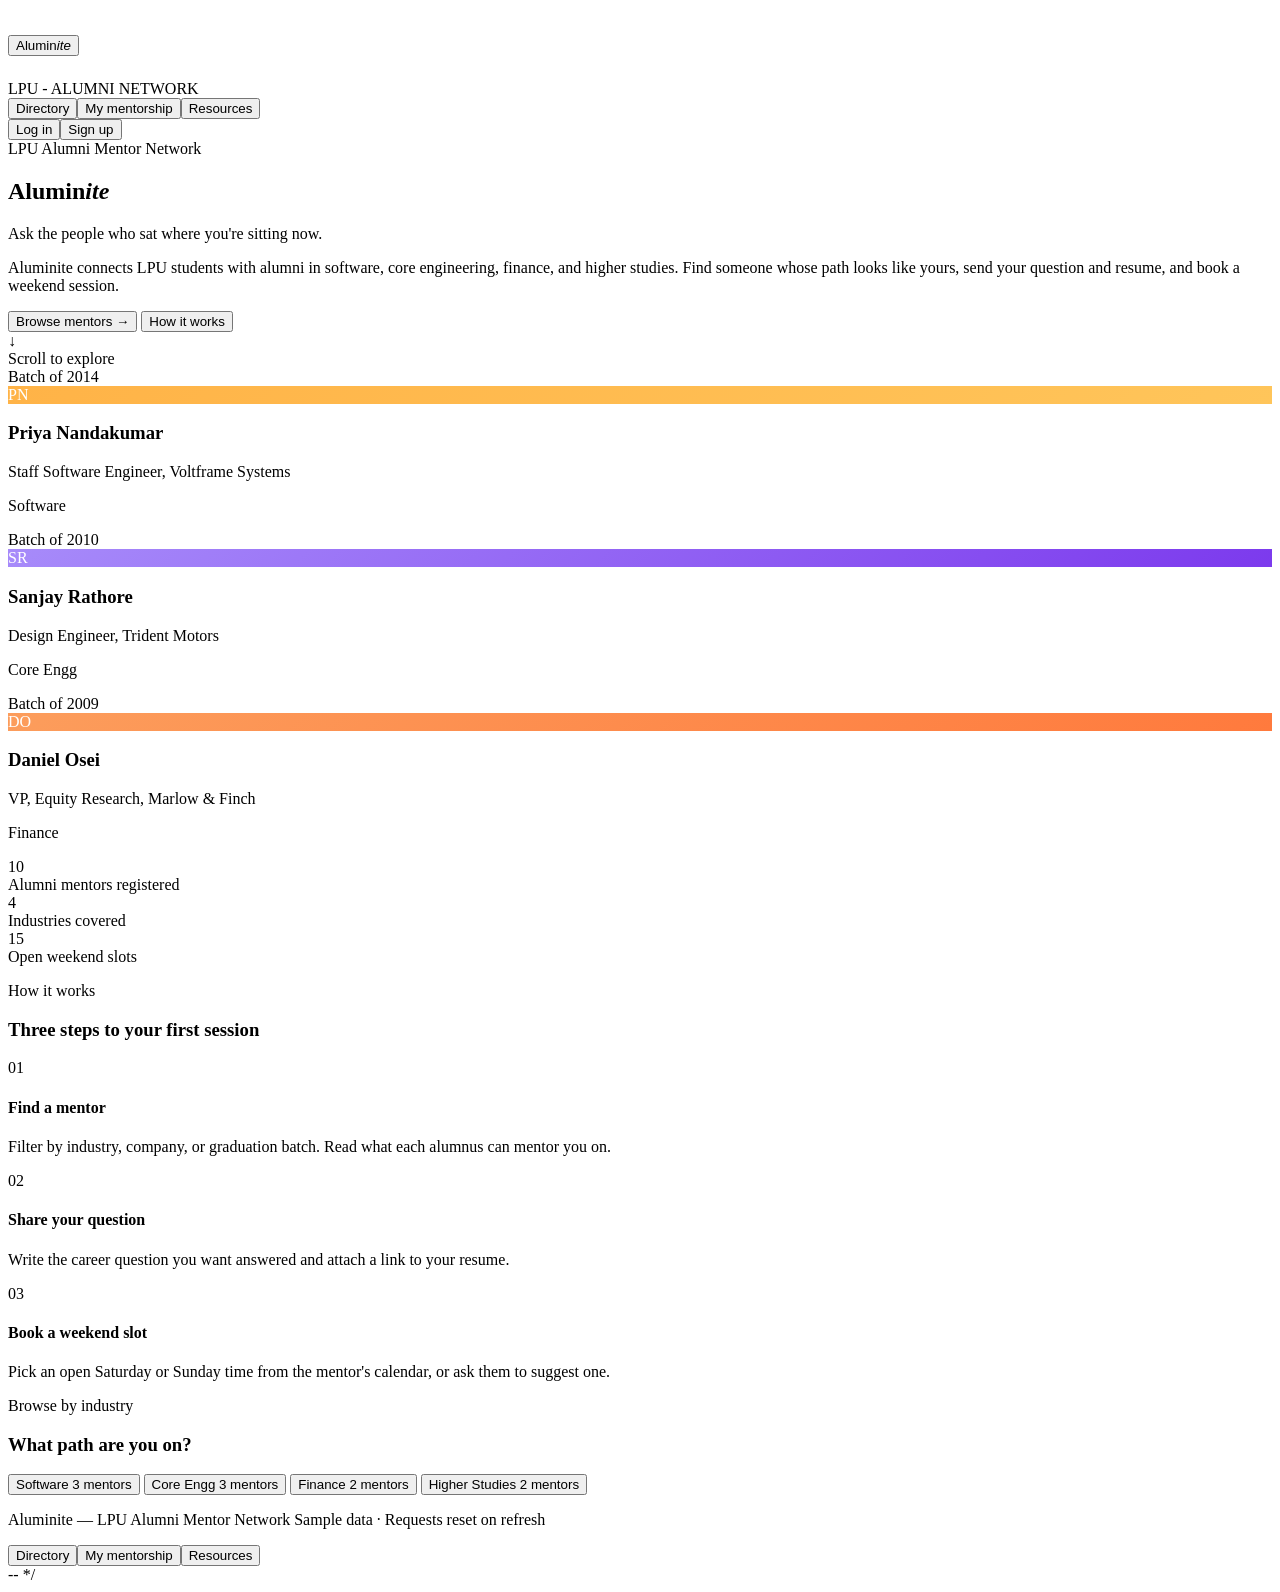
<file: p4.html>
<!DOCTYPE html>
<html lang="en">
<head>
<meta charset="UTF-8">
<meta name="viewport" content="width=device-width, initial-scale=1.0">
<title>Aluminite — Alumni Mentor Network</title>
<link rel="preconnect" href="https://fonts.googleapis.com">
<link rel="preconnect" href="https://fonts.gstatic.com" crossorigin>
<link href="https://fonts.googleapis.com/css2?family=Fraunces:ital,opsz,wght@0,9..144,400;0,9..144,500;0,9..144,600;1,9..144,500&family=IBM+Plex+Sans:wght@400;500;600&family=IBM+Plex+Mono:wght@400;500&display=swap" rel="stylesheet">
<link rel="stylesheet" href="p4.css">
<script src="P4.js" defer></script>
</head>
<body>
<div id="app">
  <header class="masthead">
    <div class="masthead-inner">
      <div class="wordmark">
        <h1><button type="button" class="home-link" id="homeLink">Alumin<em>ite</em></button></h1>
        <span class="tag mono">LPU - ALUMNI NETWORK </span>
      </div>
      <nav class="tabs" id="topNav"></nav>
      <div class="auth-actions" id="authActions"></div>
    </div>
  </header>

  <main id="mainContent"></main>
  <nav class="bottom-tabs" id="bottomNav"></nav>

  <div class="scrim" id="scrim"></div>
  <aside class="panel" id="panel" aria-hidden="true"></aside>
  <div class="toast" id="toast"></div>
</div>
-- */

</body>
</html>
</file>
<file: p4.css>
/* ============================================================
   Avatar colour palette — one per initial letter
   ============================================================ */
const AVATAR_COLORS = [
  ['#7C5CFC','#9B6FFF'], // violet
  ['#FC5C7D','#FF8FA3'], // coral
  ['#5CF9FC','#00C2C7'], // cyan
  ['#FFB347','#FFC55A'], // amber
  ['#3CDD8C','#28B46B'], // green
  ['#FC9D5C','#FF7A3D'], // orange
  ['#A78BFA','#7C3AED'], // purple
];
function avatarGradient(name){
  const idx = name.charCodeAt(0) % AVATAR_COLORS.length;
  return AVATAR_COLORS[idx];
}

const INDUSTRIES = ['Software', 'Core Engg', 'Finance', 'Higher Studies'];

const MENTORS = [
  { id:'m1', name:'Priya Nandakumar', batch:2014, industry:'Software', jobTitle:'Staff Software Engineer', company:'Voltframe Systems',
    linkedin:'https://linkedin.com/in/priya-nandakumar-demo',
    domainExpertise:['Distributed systems','Backend APIs'],
    mentoringTopics:['Interview prep','Career pivots to staff engineer','Resume review'],
    slots:[
      {id:'s1', date:'Sat, Sep 19', time:'10:00 AM', taken:false},
      {id:'s2', date:'Sat, Sep 19', time:'4:00 PM',  taken:true},
      {id:'s3', date:'Sun, Sep 27', time:'11:00 AM', taken:false},
    ]},
  { id:'m2', name:'Aarav Deshmukh', batch:2019, industry:'Software', jobTitle:'SDE II', company:'Nimbus Cloud',
    linkedin:'https://linkedin.com/in/aarav-deshmukh-demo',
    domainExpertise:['Cloud infrastructure','Kubernetes'],
    mentoringTopics:['System design interviews','Open source contributions'],
    slots:[
      {id:'s4', date:'Sun, Sep 20', time:'3:00 PM',  taken:false},
      {id:'s5', date:'Sat, Sep 26', time:'10:00 AM', taken:false},
    ]},
  { id:'m3', name:'Marcus Whitfield', batch:2016, industry:'Software', jobTitle:'Machine Learning Engineer', company:'Corvid Analytics',
    linkedin:'https://linkedin.com/in/marcus-whitfield-demo',
    domainExpertise:['Machine learning','Fraud detection models'],
    mentoringTopics:['ML fundamentals','Portfolio review','Grad school vs. industry'],
    slots:[
      {id:'s6', date:'Sat, Sep 19', time:'6:00 PM',  taken:false},
      {id:'s7', date:'Sun, Sep 20', time:'11:00 AM', taken:true},
    ]},
  { id:'m4', name:'Sanjay Rathore', batch:2010, industry:'Core Engg', jobTitle:'Design Engineer', company:'Trident Motors',
    linkedin:'https://linkedin.com/in/sanjay-rathore-demo',
    domainExpertise:['Automotive design','CAD / CAM'],
    mentoringTopics:['Core vs. software career choice','PSU exam prep'],
    slots:[
      {id:'s8', date:'Sat, Sep 26', time:'11:00 AM', taken:false},
      {id:'s9', date:'Sun, Sep 27', time:'2:00 PM',  taken:false},
    ]},
  { id:'m5', name:'Meera Kulkarni', batch:2013, industry:'Core Engg', jobTitle:'Site Engineer', company:'Ashland Infrastructure',
    linkedin:'https://linkedin.com/in/meera-kulkarni-demo',
    domainExpertise:['Structural engineering','Project execution'],
    mentoringTopics:['On-site vs. desk roles','GATE preparation'],
    slots:[{id:'s10', date:'Sun, Sep 20', time:'10:00 AM', taken:true}]},
  { id:'m6', name:'Devika Rao', batch:2015, industry:'Core Engg', jobTitle:'Process Engineer', company:'Bellweather Chemicals',
    linkedin:'https://linkedin.com/in/devika-rao-demo',
    domainExpertise:['Process design','Plant operations'],
    mentoringTopics:['Core engineering interviews','Working in PSUs'],
    slots:[
      {id:'s11', date:'Sat, Sep 19', time:'1:00 PM', taken:false},
      {id:'s12', date:'Sat, Sep 26', time:'1:00 PM', taken:false},
    ]},
  { id:'m7', name:'Daniel Osei', batch:2009, industry:'Finance', jobTitle:'VP, Equity Research', company:'Marlow & Finch',
    linkedin:'https://linkedin.com/in/daniel-osei-demo',
    domainExpertise:['Equity research','Industrials coverage'],
    mentoringTopics:['Breaking into research','Resume review','Networking'],
    slots:[
      {id:'s13', date:'Sun, Sep 20', time:'12:00 PM', taken:false},
      {id:'s14', date:'Sun, Sep 27', time:'5:00 PM',  taken:false},
    ]},
  { id:'m8', name:'Ishaan Chatterjee', batch:2017, industry:'Finance', jobTitle:'Associate', company:'Falkridge Capital',
    linkedin:'https://linkedin.com/in/ishaan-chatterjee-demo',
    domainExpertise:['Investment banking','Mergers & acquisitions'],
    mentoringTopics:['IB recruiting','Networking on campus'],
    slots:[{id:'s15', date:'Sat, Sep 19', time:'9:00 AM', taken:false}]},
  { id:'m9', name:'Sofia Marchetti', batch:2015, industry:'Higher Studies', jobTitle:'PhD Candidate, Applied Physics', company:'Lindberg Institute of Technology',
    linkedin:'https://linkedin.com/in/sofia-marchetti-demo',
    domainExpertise:['Applied physics research','Grant writing'],
    mentoringTopics:['PhD applications','Statement of purpose review','Gap years'],
    slots:[
      {id:'s16', date:'Sun, Sep 20', time:'9:00 AM', taken:false},
      {id:'s17', date:'Sun, Sep 27', time:'9:00 AM', taken:false},
    ]},
  { id:'m10', name:'Karan Vora', batch:2021, industry:'Higher Studies', jobTitle:'MS Student, Computer Science', company:'Redwater University',
    linkedin:'https://linkedin.com/in/karan-vora-demo',
    domainExpertise:['Computer science research','Teaching assistantships'],
    mentoringTopics:['GRE strategy','MS applications abroad','Funding & assistantships'],
    slots:[
      {id:'s18', date:'Sat, Sep 26', time:'3:00 PM', taken:false},
      {id:'s19', date:'Sat, Sep 26', time:'5:00 PM', taken:true},
    ]},
];

const MENTOR_PHOTOS = {
  m1:'', m2:'', m3:'', m4:'', m5:'',
  m6:'', m7:'', m8:'', m9:'', m10:'',
};

const MENTOR_DESCRIPTIONS = {
  m1:'Priya has spent over a decade building backend platforms that serve millions of users. She enjoys helping students move from coursework to real engineering and prepare for tough technical interviews.',
  m2:'Aarav works on cloud infrastructure and loves explaining how large systems stay reliable. He mentors students on system design, open source, and landing a first software role.',
  m3:'Marcus builds machine learning models that catch fraud in real time. He is happy to talk through ML fundamentals, portfolio projects, and the choice between grad school and industry.',
  m4:'Sanjay designs vehicle components and has worked on the shop floor and in the design office. He guides students weighing a core engineering career against software, and those preparing for PSU exams.',
  m5:'Meera manages structural work on large construction sites. She can tell you what a day on site really looks like and how to prepare for GATE alongside a job.',
  m6:'Devika works on chemical process design and plant operations. She helps students understand core engineering interviews and what working in a PSU is like.',
  m7:'Daniel covers industrial companies as an equity research analyst. He mentors students who want to break into finance, from resume reviews to building a network.',
  m8:'Ishaan works in investment banking on mergers and acquisitions deals. He shares how campus recruiting works and how to stand out in a competitive finance process.',
  m9:'Sofia is completing her PhD in applied physics and has reviewed many applications. She supports students with statements of purpose, research fit, and deciding whether to take a gap year.',
  m10:'Karan moved straight from his undergraduate degree to a computer science master\'s abroad. He helps with GRE planning, shortlisting universities, and finding funding.',
};
MENTORS.forEach(m => {
  m.photo       = MENTOR_PHOTOS[m.id] || '';
  m.description = MENTOR_DESCRIPTIONS[m.id] || '';
});

const COMPANIES = [...new Set(MENTORS.map(m => m.company))].sort();

const RESOURCES = [
  { id:'r1', cat:'Applications',      title:'Writing a resume alumni will actually read',
    detail:'Lead with outcomes, not duties. Cut anything from before your current degree unless it changes the story. One page, always, before your first full-time role.' },
  { id:'r2', cat:'Networking',        title:'How to ask for a mentor conversation without sounding transactional',
    detail:'Name one specific thing about their path before asking for time. Propose a length (20 minutes) and let them choose the slot from what you offer.' },
  { id:'r3', cat:'Interviews',        title:'What to do in the 48 hours before a case interview',
    detail:'Redo two frameworks from memory rather than reading five new ones. Sleep matters more than one extra practice case.' },
  { id:'r4', cat:'Core vs. software', title:'Deciding between a core engineering role and a software role',
    detail:'Look at what you did in your best internship, not your best exam. The work you kept doing after the deadline passed is the signal.' },
  { id:'r5', cat:'Higher studies',    title:'Deciding between grad school now or after a few years working',
    detail:'If you cannot name what the degree unlocks that experience alone would not, working first usually sharpens the answer.' },
];

/* ============================================================
   STATE
   ============================================================ */
const state = {
  view: 'home',
  user: null,
  accounts: [],
  requestStore: {},
  authMode: 'login',
  afterLogin: null,
  filters: { industries:[], company:'all', batchFrom:'', batchTo:'', query:'' },
  requests: [],
  panelMentorId: null,
  selectedSlotId: null,
};

/* ============================================================
   HELPERS
   ============================================================ */
function initials(name){ return name.split(' ').map(p => p[0]).slice(0,2).join(''); }

function avatarHtml(m, sizeClass){
  const ini  = initials(m.name);
  const [c1, c2] = avatarGradient(m.name);
  if (m.photo){
    return `<div class="avatar ${sizeClass}" style="background:linear-gradient(135deg,${c1},${c2})"><img src="${m.photo}" alt="${escapeHtml(m.name)}" onerror="this.parentNode.textContent='${ini}'"></div>`;
  }
  return `<div class="avatar ${sizeClass}" style="background:linear-gradient(135deg,${c1},${c2});color:#fff;" aria-hidden="true">${ini}</div>`;
}

function mentorById(id){ return MENTORS.find(m => m.id === id); }
function slotById(mentor, slotId){ return mentor.slots.find(s => s.id === slotId); }

function escapeHtml(s){
  return String(s).replace(/[&<>"']/g, c =>
    ({'&':'&amp;','<':'&lt;','>':'&gt;','"':'&quot;',"'":'&#39;'}[c]));
}

function showToast(msg){
  const t = document.getElementById('toast');
  t.textContent = msg;
  t.classList.add('show');
  clearTimeout(showToast._timer);
  showToast._timer = setTimeout(() => t.classList.remove('show'), 2800);
}

function filteredMentors(){
  return MENTORS.filter(m => {
    if (state.filters.industries.length && !state.filters.industries.includes(m.industry)) return false;
    if (state.filters.company !== 'all' && m.company !== state.filters.company) return false;
    if (state.filters.batchFrom && m.batch < Number(state.filters.batchFrom)) return false;
    if (state.filters.batchTo   && m.batch > Number(state.filters.batchTo))   return false;
    const q = state.filters.query.trim().toLowerCase();
    if (q){
      const hay = (m.name+' '+m.jobTitle+' '+m.company+' '+m.domainExpertise.join(' ')+' '+m.mentoringTopics.join(' ')).toLowerCase();
      if (!hay.includes(q)) return false;
    }
    return true;
  });
}

/* ============================================================
   BACKGROUND CANVAS ANIMATION
   ============================================================ */
function initCanvas(){
  const canvas = document.getElementById('bgCanvas');
  if (!canvas) return;
  const ctx = canvas.getContext('2d');
  let W, H, particles;

  function resize(){
    W = canvas.width  = window.innerWidth;
    H = canvas.height = window.innerHeight;
  }

  function makeParticle(){
    return {
      x: Math.random() * W,
      y: Math.random() * H,
      r: Math.random() * 1.5 + 0.3,
      vx: (Math.random() - 0.5) * 0.25,
      vy: (Math.random() - 0.5) * 0.25,
      a: Math.random() * 0.5 + 0.1,
    };
  }

  function init(){
    resize();
    particles = Array.from({ length: 120 }, makeParticle);
  }

  function draw(){
    ctx.clearRect(0, 0, W, H);

    // Soft background blobs (light theme)
    const blobs = [
      { x: W * 0.1,  y: H * 0.2,  r: W * 0.30, c: 'rgba(15,126,234,0.04)' },
      { x: W * 0.85, y: H * 0.60, r: W * 0.25, c: 'rgba(0,184,148,0.035)' },
      { x: W * 0.50, y: H * 0.85, r: W * 0.20, c: 'rgba(108,99,255,0.03)' },
    ];
    blobs.forEach(b => {
      const g = ctx.createRadialGradient(b.x, b.y, 0, b.x, b.y, b.r);
      g.addColorStop(0, b.c);
      g.addColorStop(1, 'transparent');
      ctx.fillStyle = g;
      ctx.beginPath(); ctx.arc(b.x, b.y, b.r, 0, Math.PI*2); ctx.fill();
    });

    // Floating dots (light, subtle)
    particles.forEach(p => {
      p.x += p.vx; p.y += p.vy;
      if (p.x < 0) p.x = W; if (p.x > W) p.x = 0;
      if (p.y < 0) p.y = H; if (p.y > H) p.y = 0;

      ctx.beginPath();
      ctx.arc(p.x, p.y, p.r, 0, Math.PI*2);
      ctx.fillStyle = `rgba(15,126,234,${p.a * 0.6})`;
      ctx.fill();
    });

    // Soft connection lines
    for (let i = 0; i < particles.length; i++){
      for (let j = i+1; j < particles.length; j++){
        const dx = particles[i].x - particles[j].x;
        const dy = particles[i].y - particles[j].y;
        const dist = Math.sqrt(dx*dx + dy*dy);
        if (dist < 80){
          ctx.beginPath();
          ctx.moveTo(particles[i].x, particles[i].y);
          ctx.lineTo(particles[j].x, particles[j].y);
          ctx.strokeStyle = `rgba(15,126,234,${0.04 * (1 - dist/80)})`;
          ctx.lineWidth = 0.5;
          ctx.stroke();
        }
      }
    }

    requestAnimationFrame(draw);
  }

  init();
  draw();
  window.addEventListener('resize', init);
}

/* ============================================================
   CURSOR GLOW
   ============================================================ */
function initCursorGlow(){
  const glow = document.getElementById('cursorGlow');
  if (!glow) return;
  window.addEventListener('mousemove', e => {
    glow.style.left = e.clientX + 'px';
    glow.style.top  = e.clientY + 'px';
  });
}

/* ============================================================
   NAV
   ============================================================ */
function renderNav(){
  const tabs = [
    { id:'directory',  label:'Directory' },
    { id:'mentorship', label:'My mentorship' },
    { id:'resources',  label:'Resources' },
  ];
  ['topNav','bottomNav'].forEach(navId => {
    const el = document.getElementById(navId);
    el.innerHTML = tabs.map(t =>
      `<button data-view="${t.id}" class="${state.view===t.id?'active':''}">${t.label}</button>`
    ).join('');
    el.querySelectorAll('button').forEach(b =>
      b.addEventListener('click', () => setView(b.dataset.view))
    );
  });
}

function setView(v){ state.view = v; render(); window.scrollTo({top:0, behavior:'auto'}); }

/* ============================================================
   DIRECTORY
   ============================================================ */
function renderDirectory(){
  const list = filteredMentors();
  return `
    <div class="view-head">
      <p class="section-label">Mentor Directory</p>
      <h2>Find your guide in the network</h2>
      <p>Filter by industry, company, or graduation batch. Check open weekend slots before you reach out.</p>
    </div>

    <button class="btn btn-ghost filters-toggle" id="openFilters">⚙ Filters</button>

    <div class="directory-grid">
      <div class="filter-rail" id="filterRail">
        <div class="filter-group">
          <h4>Search</h4>
          <input class="search-box" id="searchInput" type="text" placeholder="Name, topic, or company" value="${escapeHtml(state.filters.query)}">
        </div>
        <div class="filter-group">
          <h4>Industry</h4>
          ${INDUSTRIES.map(ind => `
            <label class="filter-option">
              <input type="checkbox" data-industry="${ind}" ${state.filters.industries.includes(ind)?'checked':''}>
              ${ind}
            </label>
          `).join('')}
        </div>
        <div class="filter-group">
          <h4>Company</h4>
          <select class="search-box" id="companySelect">
            <option value="all" ${state.filters.company==='all'?'selected':''}>All companies</option>
            ${COMPANIES.map(c => `<option value="${c}" ${state.filters.company===c?'selected':''}>${c}</option>`).join('')}
          </select>
        </div>
        <div class="filter-group">
          <h4>Graduation batch</h4>
          <div class="batch-range">
            <input type="number" id="batchFrom" placeholder="From" value="${state.filters.batchFrom}">
            <span>–</span>
            <input type="number" id="batchTo" placeholder="To" value="${state.filters.batchTo}">
          </div>
        </div>
        <button class="clear-filters" id="clearFilters">Clear filters</button>
      </div>

      <div>
        <p class="results-count">${list.length} mentor${list.length===1?'':'s'} match${list.length===1?'es':''}</p>
        ${list.length === 0 ? `
          <div class="empty-state">
            <p>No mentors match these filters. Try widening your search.</p>
            <button class="btn btn-ghost" id="emptyClear">Clear filters</button>
          </div>
        ` : `
          <div class="mentor-list">
            ${list.map(m => {
              const openSlots = m.slots.filter(s => !s.taken).length;
              const already   = state.requests.some(r => r.mentorId === m.id);
              return `
              <div class="mentor-card">
                <div class="mentor-tab"><span>Batch of ${m.batch}</span></div>
                <div class="card-avatar">${avatarHtml(m, 'avatar-md')}</div>
                <div class="mentor-body">
                  <div class="mentor-top">
                    <h3>${m.name}</h3>
                    <span class="mentor-role">${m.jobTitle}, ${m.company}</span>
                  </div>
                  <p class="mentor-industry-line">${m.industry}</p>
                  ${m.description ? `<p class="mentor-desc">${escapeHtml(m.description)}</p>` : ''}
                  <p class="mentor-tags"><b>Domain:</b> ${m.domainExpertise.join(', ')}</p>
                  <p class="mentor-tags"><b>Mentors on:</b> ${m.mentoringTopics.join(', ')}</p>
                  <div class="mentor-actions">
                    <button class="btn btn-primary" data-open="${m.id}">${already ? 'View request' : 'Request mentorship'}</button>
                    <a class="linkedin-link" href="${m.linkedin}" target="_blank" rel="noopener">↗ LinkedIn</a>
                    <span class="slots-hint ${openSlots===0?'full':''}">${openSlots===0 ? '✕ No open slots' : '✓ '+openSlots+' open slot'+(openSlots===1?'':'s')}</span>
                  </div>
                </div>
              </div>`;
            }).join('')}
          </div>
        `}
      </div>
    </div>
  `;
}

function wireDirectory(){
  const search = document.getElementById('searchInput');
  if (search) search.addEventListener('input', e => {
    state.filters.query = e.target.value;
    renderMain();
    const s2 = document.getElementById('searchInput');
    if (s2){ s2.focus(); s2.setSelectionRange(s2.value.length, s2.value.length); }
  });

  document.querySelectorAll('[data-industry]').forEach(cb => {
    cb.addEventListener('change', e => {
      const ind = e.target.dataset.industry;
      if (e.target.checked) state.filters.industries.push(ind);
      else state.filters.industries = state.filters.industries.filter(i => i !== ind);
      renderMain();
    });
  });

  const companySelect = document.getElementById('companySelect');
  if (companySelect) companySelect.addEventListener('change', e => { state.filters.company = e.target.value; renderMain(); });

  ['batchFrom','batchTo'].forEach(id => {
    const el = document.getElementById(id);
    if (el) el.addEventListener('input', e => {
      state.filters[id] = e.target.value;
      renderMain();
      document.getElementById(id)?.focus();
    });
  });

  ['clearFilters','emptyClear'].forEach(id => {
    const el = document.getElementById(id);
    if (el) el.addEventListener('click', () => {
      state.filters = {industries:[], company:'all', batchFrom:'', batchTo:'', query:''};
      renderMain();
    });
  });

  document.querySelectorAll('[data-open]').forEach(btn =>
    btn.addEventListener('click', () => openPanel(btn.dataset.open))
  );

  const openFilters = document.getElementById('openFilters');
  if (openFilters) openFilters.addEventListener('click', () => {
    document.getElementById('filterRail').classList.add('open');
    ensureScrim(true, closeFilterRail);
  });
}

function closeFilterRail(){
  document.getElementById('filterRail')?.classList.remove('open');
  ensureScrim(false);
}

/* ============================================================
   DETAIL PANEL + BOOKING CALENDAR
   ============================================================ */
function buildCalendar(mentor){
  const dates = [...new Set(mentor.slots.map(s => s.date))];
  const times  = [...new Set(mentor.slots.map(s => s.time))].sort((a,b) => {
    const toMin = t => {
      const [,h,m,ap] = t.match(/(\d+):(\d+)\s?(AM|PM)/);
      let hh = parseInt(h) % 12; if (ap==='PM') hh += 12;
      return hh*60 + parseInt(m);
    };
    return toMin(a) - toMin(b);
  });

  const rows = times.map(time => {
    const cells = dates.map(date => {
      const slot = mentor.slots.find(s => s.date===date && s.time===time);
      if (!slot) return `<td class="slot-cell-none">—</td>`;
      if (slot.taken) return `<td><span class="slot-cell-taken">Booked</span></td>`;
      const selected = state.selectedSlotId === slot.id;
      return `<td><button type="button" class="slot-cell-btn ${selected?'selected':''}" data-slot="${slot.id}">${selected?'✓ Selected':'Select'}</button></td>`;
    }).join('');
    return `<tr><td class="rowlabel">${time}</td>${cells}</tr>`;
  }).join('');

  const header = dates.map(d => {
    const [day, rest] = d.split(', ');
    return `<th><span class="day-name">${day}</span><span class="day-date">${rest}</span></th>`;
  }).join('');

  return `
    <div class="calendar-wrap">
      <table class="calendar-table">
        <thead><tr><th></th>${header}</tr></thead>
        <tbody>${rows}</tbody>
      </table>
    </div>
    <p class="calendar-legend">30-minute video sessions on weekends.</p>
  `;
}

function openPanel(mentorId){
  state.panelMentorId = mentorId;
  state.selectedSlotId = null;
  const mentor      = mentorById(mentorId);
  const existingReq = state.requests.find(r => r.mentorId === mentorId);
  renderPanel(mentor, existingReq);

  const panel = document.getElementById('panel');
  panel.classList.add('open');
  panel.setAttribute('aria-hidden','false');
  ensureScrim(true, closePanel);
}

function renderPanel(mentor, existingReq){
  const panel = document.getElementById('panel');
  const [c1, c2] = avatarGradient(mentor.name);

  panel.innerHTML = `
    <div class="panel-head">
      <div>
        <div class="avatar-row">
          ${avatarHtml(mentor, 'avatar-lg')}
          <div class="photo-actions">
            <button type="button" class="btn btn-ghost photo-btn" id="photoBtn">${mentor.photo ? 'Change photo' : 'Add photo'}</button>
            ${mentor.photo ? '<button type="button" class="photo-remove" id="photoRemove">Remove</button>' : ''}
            <input type="file" id="photoInput" accept="image/*" hidden>
          </div>
        </div>
        <h3>${mentor.name}</h3>
        <p class="panel-meta">Batch of ${mentor.batch} · ${mentor.industry}</p>
        <p class="panel-meta">${mentor.jobTitle}, ${mentor.company}</p>
        <a class="panel-linkedin" href="${mentor.linkedin}" target="_blank" rel="noopener">↗ View LinkedIn profile</a>
      </div>
      <button class="panel-close" id="closePanel" aria-label="Close">✕</button>
    </div>
    <div class="panel-body">
      ${mentor.description ? `
      <div class="panel-section">
        <h4>About</h4>
        <p>${escapeHtml(mentor.description)}</p>
      </div>` : ''}
      <div class="panel-section">
        <h4>Domain expertise</h4>
        <div class="tag-row">${mentor.domainExpertise.map(t => `<span class="tag-pill">${t}</span>`).join('')}</div>
      </div>
      <div class="panel-section">
        <h4>Mentoring topics</h4>
        <div class="tag-row">${mentor.mentoringTopics.map(t => `<span class="tag-pill topic">${t}</span>`).join('')}</div>
      </div>

      ${existingReq ? `
        <div class="panel-section">
          <h4>Your request</h4>
          <p>Sent ${existingReq.sentAt} on "${escapeHtml(existingReq.topic)}".${existingReq.slotId ? ' Booked for '+slotById(mentor,existingReq.slotId).date+', '+slotById(mentor,existingReq.slotId).time+'.' : ' Waiting on a time from '+mentor.name.split(' ')[0]+'.'}</p>
          <p class="request-resume" style="margin-top:8px;">Resume shared: <a href="${existingReq.resumeLink}" target="_blank" rel="noopener">${existingReq.resumeLink}</a></p>
          <p class="request-msg">"${escapeHtml(existingReq.question)}"</p>
          <p class="panel-meta" style="margin-top:10px;">Status: ${existingReq.status}</p>
        </div>
      ` : `
        <div class="panel-section">
          <h4>Session booking — open weekend slots</h4>
          ${mentor.slots.length ? buildCalendar(mentor) : '<p>No weekend slots posted right now. You can still send a request and ask for a time.</p>'}
          <div class="calendar-none-option">
            <input type="radio" name="slotChoice" id="slot-none" ${state.selectedSlotId?'':'checked'}>
            <label for="slot-none">No fixed slot — ask ${mentor.name.split(' ')[0]} to suggest a time</label>
          </div>
        </div>
        <div class="panel-section">
          <label class="field-label" for="topicSelect">Topic you'd like to discuss</label>
          <select class="form-input" id="topicSelect">
            ${mentor.mentoringTopics.map(t => `<option value="${t}">${t}</option>`).join('')}
          </select>
        </div>
        <div class="panel-section">
          <label class="field-label" for="reqQuestion">Your career question</label>
          <textarea id="reqQuestion" placeholder="What specifically would you like ${mentor.name.split(' ')[0]}'s take on?"></textarea>
        </div>
        <div class="panel-section">
          <label class="field-label" for="resumeLink">Resume link</label>
          <input type="url" class="form-input" id="resumeLink" placeholder="https://drive.google.com/... or similar">
          <p class="form-error" id="formError" style="display:none;"></p>
        </div>
      `}
    </div>
    ${existingReq ? `
      <div class="panel-footer">
        <button class="btn btn-danger" id="cancelFromPanel" style="width:100%;justify-content:center;padding:13px;font-size:14.5px;">Cancel this request</button>
      </div>
    ` : `
      <div class="panel-footer">
        ${state.user
          ? '<button class="btn btn-primary" id="sendRequest">Send request →</button>'
          : '<button class="btn btn-primary" id="loginToRequest">Log in to send request</button>'}
        <p class="form-note">Alumni typically reply within a few days. Booking a slot reserves it immediately.</p>
      </div>
    `}
  `;

  document.getElementById('closePanel').addEventListener('click', closePanel);

  const photoBtn   = document.getElementById('photoBtn');
  const photoInput = document.getElementById('photoInput');
  photoBtn.addEventListener('click', () => photoInput.click());
  photoInput.addEventListener('change', () => {
    const file = photoInput.files[0];
    if (!file) return;
    if (!file.type.startsWith('image/')){ showToast('Please choose an image file.'); return; }
    if (file.size > 3*1024*1024){ showToast('Image must be under 3 MB.'); return; }
    const reader = new FileReader();
    reader.onload = () => {
      mentor.photo = reader.result;
      renderPanel(mentor, existingReq);
      renderMain();
      showToast('Photo added.');
    };
    reader.readAsDataURL(file);
  });
  document.getElementById('photoRemove')?.addEventListener('click', () => {
    mentor.photo = '';
    renderPanel(mentor, existingReq);
    renderMain();
  });

  document.querySelectorAll('[data-slot]').forEach(btn => {
    btn.addEventListener('click', () => {
      state.selectedSlotId = state.selectedSlotId === btn.dataset.slot ? null : btn.dataset.slot;
      renderPanel(mentor, existingReq);
    });
  });

  document.getElementById('sendRequest')?.addEventListener('click', () => submitRequest(mentor));
  document.getElementById('loginToRequest')?.addEventListener('click', () => {
    state.afterLogin = mentor.id;
    closePanel();
    goAuth('login');
  });
  document.getElementById('cancelFromPanel')?.addEventListener('click', () => {
    cancelRequest(existingReq.id);
    closePanel();
  });
}

function closePanel(){
  const panel = document.getElementById('panel');
  panel.classList.remove('open');
  panel.setAttribute('aria-hidden','true');
  ensureScrim(false);
  state.panelMentorId  = null;
  state.selectedSlotId = null;
}

function ensureScrim(open, onClick){
  const scrim = document.getElementById('scrim');
  scrim.classList.toggle('open', open);
  scrim.onclick = open ? (onClick || (() => { closePanel(); closeFilterRail(); })) : null;
}

function submitRequest(mentor){
  const question  = document.getElementById('reqQuestion').value.trim();
  const resumeLink = document.getElementById('resumeLink').value.trim();
  const topic      = document.getElementById('topicSelect').value;
  const errorEl    = document.getElementById('formError');

  if (!question || !resumeLink){
    errorEl.textContent = 'Please fill in both a career question and a resume link.';
    errorEl.style.display = 'flex';
    return;
  }

  const slotId = state.selectedSlotId;
  if (slotId){ slotById(mentor, slotId).taken = true; }

  state.requests.unshift({
    id: 'req-'+Date.now(),
    mentorId: mentor.id,
    topic, question, resumeLink, slotId,
    status:  slotId ? 'confirmed' : 'pending',
    sentAt: 'just now',
  });

  closePanel();
  render();
  showToast(slotId ? '🎉 Session booked — check My Mentorship.' : '✉ Request sent — check My Mentorship.');
}

function cancelRequest(reqId){
  const req = state.requests.find(r => r.id === reqId);
  if (req && req.slotId){
    const slot = slotById(mentorById(req.mentorId), req.slotId);
    if (slot) slot.taken = false;
  }
  state.requests = state.requests.filter(r => r.id !== reqId);
  render();
  showToast('Request cancelled.');
}

/* ============================================================
   MY MENTORSHIP
   ============================================================ */
function renderMentorship(){
  if (!state.user) return `
    <div class="view-head">
      <p class="section-label">My Mentorship</p>
      <h2>Your mentorship hub</h2>
      <p>Log in to see and manage your mentorship requests.</p>
    </div>
    <div class="empty-state">
      <p>You're not logged in.</p>
      <div style="display:flex;gap:10px;justify-content:center;flex-wrap:wrap;">
        <button class="btn btn-primary" data-auth="login">Log in</button>
        <button class="btn btn-ghost" data-auth="signup">Create account</button>
      </div>
    </div>
  `;

  if (!state.requests.length) return `
    <div class="view-head">
      <p class="section-label">My Mentorship</p>
      <h2>Your mentorship hub</h2>
      <p>Requests you've sent will collect here, along with the resume and question you shared.</p>
    </div>
    <div class="empty-state">
      <p>You haven't reached out to any mentors yet.</p>
      <button class="btn btn-primary" id="goDirectory">Browse the directory</button>
    </div>
  `;

  return `
    <div class="view-head">
      <p class="section-label">My Mentorship</p>
      <h2>Your mentorship hub</h2>
      <p>${state.requests.length} request${state.requests.length===1?'':'s'} on file.</p>
    </div>
    ${state.requests.map(r => {
      const mentor = mentorById(r.mentorId);
      const slot   = r.slotId ? slotById(mentor, r.slotId) : null;
      return `
        <div class="request-row">
          <div class="request-main">
            <h3>${mentor.name}</h3>
            <p class="request-meta">${mentor.jobTitle}, ${mentor.company} · Batch of ${mentor.batch} · ${mentor.industry}</p>
            <p class="request-meta">Topic: ${escapeHtml(r.topic)}</p>
            ${slot ? `<p class="request-meta">📅 Scheduled: ${slot.date}, ${slot.time}</p>` : `<p class="request-meta">No fixed slot yet</p>`}
            <p class="request-msg">"${escapeHtml(r.question)}"</p>
            <p class="request-resume">Resume: <a href="${r.resumeLink}" target="_blank" rel="noopener">${escapeHtml(r.resumeLink)}</a></p>
          </div>
          <span class="stamp ${r.status}">${r.status==='pending'?'Pending review':r.status==='confirmed'?'Confirmed':'Declined'}</span>
          <button class="request-cancel" data-cancel="${r.id}">Cancel</button>
        </div>
      `;
    }).join('')}
  `;
}
function wireMentorship(){
  document.getElementById('goDirectory')?.addEventListener('click', () => setView('directory'));
  document.querySelectorAll('[data-cancel]').forEach(btn =>
    btn.addEventListener('click', () => cancelRequest(btn.dataset.cancel))
  );
}

/* ============================================================
   RESOURCES
   ============================================================ */
let expandedResource = null;
function renderResources(){
  return `
    <div class="view-head">
      <p class="section-label">Resources</p>
      <h2>Career guidance notes</h2>
      <p>Short, specific advice contributed by alumni. A place to start a real conversation.</p>
    </div>
    ${RESOURCES.map(r => `
      <div class="resource-row ${expandedResource===r.id?'expanded':''}" data-res="${r.id}">
        <div class="resource-top">
          <div>
            <p class="resource-cat">${r.cat}</p>
            <h3>${r.title}</h3>
          </div>
          <button class="resource-toggle" aria-label="Expand">+</button>
        </div>
        <p class="resource-detail">${r.detail}</p>
      </div>
    `).join('')}
  `;
}
function wireResources(){
  document.querySelectorAll('[data-res]').forEach(row => {
    row.addEventListener('click', () => {
      const id = row.dataset.res;
      expandedResource = expandedResource===id ? null : id;
      renderMain();
    });
  });
}

/* ============================================================
   AUTH
   ============================================================ */
function goAuth(mode){ state.authMode = mode; setView('auth'); }

function renderAuthActions(){
  const el = document.getElementById('authActions');
  if (state.user){
    el.innerHTML = `<span class="auth-user">Hi, ${escapeHtml(state.user.name.split(' ')[0])}</span><button type="button" class="auth-link" id="logoutBtn">Log out</button>`;
    document.getElementById('logoutBtn').addEventListener('click', logout);
  } else {
    el.innerHTML = `<button type="button" class="auth-link" data-auth="login">Log in</button><button type="button" class="btn btn-primary auth-signup" data-auth="signup">Sign up</button>`;
  }
}

function loginUser(account){
  state.user = { name: account.name, email: account.email, role: account.role };
  state.requests = state.requestStore[account.email] || [];
  const reopen = state.afterLogin;
  state.afterLogin = null;
  setView('directory');
  showToast('Welcome back, '+account.name.split(' ')[0]+'! 👋');
  if (reopen) openPanel(reopen);
}

function logout(){
  state.requestStore[state.user.email] = state.requests;
  state.requests = [];
  state.user = null;
  setView('home');
  showToast('Logged out. See you soon!');
}

function renderAuth(){
  const login = state.authMode === 'login';
  return `
    <div class="auth-wrap">
      <div class="auth-card">
        <h2>${login ? 'Welcome back' : 'Create account'}</h2>
        <p class="auth-sub">${login ? 'Log in to request sessions and track your mentorship.' : 'Join Aluminite as a student or an alumnus.'}</p>
        <div class="auth-switch">
          <button type="button" data-auth="login" class="${login?'active':''}">Log in</button>
          <button type="button" data-auth="signup" class="${login?'':'active'}">Sign up</button>
        </div>
        <form id="authForm" novalidate>
          ${login ? '' : `
          <div class="auth-field">
            <label class="field-label" for="authName">Full name</label>
            <input id="authName" type="text" autocomplete="name" placeholder="Your full name">
          </div>`}
          <div class="auth-field">
            <label class="field-label" for="authEmail">Email</label>
            <input id="authEmail" type="email" autocomplete="email" placeholder="you@email.com">
          </div>
          ${login ? '' : `
          <div class="auth-field">
            <label class="field-label" for="authRole">I am joining as</label>
            <select id="authRole"><option>Student</option><option>Alumnus</option></select>
          </div>`}
          <div class="auth-field">
            <label class="field-label" for="authPassword">Password</label>
            <input id="authPassword" type="password" autocomplete="${login?'current-password':'new-password'}" placeholder="••••••••">
          </div>
          ${login ? '' : `
          <div class="auth-field">
            <label class="field-label" for="authConfirm">Confirm password</label>
            <input id="authConfirm" type="password" autocomplete="new-password" placeholder="••••••••">
          </div>`}
          <p class="form-error" id="authError" style="display:none;"></p>
          <button type="submit" class="btn btn-primary auth-submit">${login ? 'Log in →' : 'Create account →'}</button>
        </form>
        <p class="auth-foot">${login ? 'Demo account: student@kestrel.edu / password123' : 'Use at least 8 characters for your password.'}</p>
        <p class="auth-foot">Accounts are saved in this browser only — no server.</p>
      </div>
    </div>
  `;
}

/* Auth crypto helpers */
const STORE_KEY = 'aluminite-v2';
function loadStore(){
  try { const r = localStorage.getItem(STORE_KEY); return r ? JSON.parse(r) : null; }
  catch(e){ return null; }
}
function saveStore(){
  try {
    if (state.user) state.requestStore[state.user.email] = state.requests;
    localStorage.setItem(STORE_KEY, JSON.stringify({
      accounts: state.accounts,
      requestStore: state.requestStore,
      session: state.user ? state.user.email : null,
    }));
  } catch(e){}
}
function newSalt(){
  const a = new Uint8Array(8);
  if (typeof crypto!=='undefined' && crypto.getRandomValues) crypto.getRandomValues(a);
  else for (let i=0;i<a.length;i++) a[i]=Math.floor(Math.random()*256);
  return Array.from(a).map(b=>b.toString(16).padStart(2,'0')).join('');
}
async function hashPassword(password, salt){
  const text = salt+':'+password;
  if (typeof crypto!=='undefined' && crypto.subtle){
    const buf = await crypto.subtle.digest('SHA-256', new TextEncoder().encode(text));
    return Array.from(new Uint8Array(buf)).map(b=>b.toString(16).padStart(2,'0')).join('');
  }
  let h=5381; for (const ch of text) h=((h*33)^ch.charCodeAt(0))>>>0;
  return 'weak-'+h.toString(16);
}

function wireAuth(){
  document.getElementById('authForm').addEventListener('submit', async e => {
    e.preventDefault();
    const err  = document.getElementById('authError');
    const fail = msg => { err.textContent = msg; err.style.display = 'flex'; };
    const email    = document.getElementById('authEmail').value.trim().toLowerCase();
    const password = document.getElementById('authPassword').value;

    if (state.authMode === 'login'){
      const acct = state.accounts.find(a => a.email === email);
      const ok   = acct && (await hashPassword(password, acct.salt)) === acct.hash;
      if (!ok) return fail('Email and password do not match.');
      loginUser(acct); return;
    }

    const name    = document.getElementById('authName').value.trim();
    const role    = document.getElementById('authRole').value;
    const confirm = document.getElementById('authConfirm').value;
    if (!name) return fail('Enter your full name.');
    if (!/^\S+@\S+\.\S+$/.test(email)) return fail('Enter a valid email address.');
    if (password.length < 8) return fail('Password must be at least 8 characters.');
    if (password !== confirm) return fail('Passwords do not match.');
    if (state.accounts.some(a => a.email === email)) return fail('This email already has an account. Try logging in.');
    const salt = newSalt();
    const acct = { name, email, role, salt, hash: await hashPassword(password, salt) };
    state.accounts.push(acct);
    loginUser(acct);
  });
}

/* ============================================================
   HOME PAGE
   ============================================================ */
function renderHome(){
  const featured  = ['m1','m4','m7'].map(mentorById);
  const openSlots = MENTORS.reduce((n, m) => n + m.slots.filter(s => !s.taken).length, 0);

  return `
    <section class="hero">
      <div>
        <div class="hero-eyebrow">LPU Alumni Mentor Network</div>
        <h2 class="brand">Alumin<em>ite</em></h2>
        <p class="hero-tag">Ask the people who sat where you're sitting now.</p>
        <p class="lead">Aluminite connects LPU students with alumni in software, core engineering, finance, and higher studies. Find someone whose path looks like yours, send your question and resume, and book a weekend session.</p>
        <div class="hero-actions">
          <button class="btn btn-primary btn-lg" id="heroBrowse">Browse mentors →</button>
          <button class="btn btn-ghost btn-lg" id="heroHow">How it works</button>
        </div>
        <div class="scroll-hint">
          <div class="scroll-arrow">↓</div>
          <span>Scroll to explore</span>
        </div>
      </div>
      <div class="card-stack" aria-hidden="true">
        ${featured.map(m => `
          <div class="stack-card">
            <div class="mentor-tab"><span>Batch of ${m.batch}</span></div>
            <div class="card-avatar">${avatarHtml(m, 'avatar-sm')}</div>
            <div class="stack-body">
              <h3>${m.name}</h3>
              <p>${m.jobTitle}, ${m.company}</p>
              <p class="ind">${m.industry}</p>
            </div>
          </div>
        `).join('')}
      </div>
    </section>

    <div class="stats-band">
      <div class="stat">
        <div class="num" data-count="${MENTORS.length}">${MENTORS.length}</div>
        <div class="lbl">Alumni mentors registered</div>
      </div>
      <div class="stat">
        <div class="num">${INDUSTRIES.length}</div>
        <div class="lbl">Industries covered</div>
      </div>
      <div class="stat">
        <div class="num">${openSlots}</div>
        <div class="lbl">Open weekend slots</div>
      </div>
    </div>

    <section class="home-section" id="how">
      <p class="section-label">How it works</p>
      <h3>Three steps to your first session</h3>
      <div class="steps">
        <div class="step">
          <div class="step-num">01</div>
          <h4>Find a mentor</h4>
          <p>Filter by industry, company, or graduation batch. Read what each alumnus can mentor you on.</p>
        </div>
        <div class="step">
          <div class="step-num">02</div>
          <h4>Share your question</h4>
          <p>Write the career question you want answered and attach a link to your resume.</p>
        </div>
        <div class="step">
          <div class="step-num">03</div>
          <h4>Book a weekend slot</h4>
          <p>Pick an open Saturday or Sunday time from the mentor's calendar, or ask them to suggest one.</p>
        </div>
      </div>
    </section>

    <section class="home-section">
      <p class="section-label">Browse by industry</p>
      <h3>What path are you on?</h3>
      <div class="industry-list">
        ${INDUSTRIES.map(ind => `
          <button class="industry-row" data-home-industry="${ind}">
            <span>${ind}</span>
            <span class="count">${MENTORS.filter(m => m.industry===ind).length} mentors</span>
          </button>
        `).join('')}
      </div>
    </section>

    <p class="home-foot">
      <span>Aluminite — LPU Alumni Mentor Network</span>
      <span>Sample data · Requests reset on refresh</span>
    </p>
  `;
}

function wireHome(){
  document.getElementById('heroBrowse').addEventListener('click', () => setView('directory'));
  document.getElementById('heroHow').addEventListener('click', () => {
    document.getElementById('how').scrollIntoView({behavior:'smooth', block:'start'});
  });
  document.querySelectorAll('[data-home-industry]').forEach(btn => {
    btn.addEventListener('click', () => {
      state.filters = { industries:[btn.dataset.homeIndustry], company:'all', batchFrom:'', batchTo:'', query:'' };
      setView('directory');
    });
  });
}

/* ============================================================
   RENDER ENGINE
   ============================================================ */
function renderMain(){
  const main = document.getElementById('mainContent');
  if      (state.view==='home')        { main.innerHTML = renderHome();        wireHome(); }
  else if (state.view==='directory')   { main.innerHTML = renderDirectory();   wireDirectory(); }
  else if (state.view==='mentorship')  { main.innerHTML = renderMentorship();  wireMentorship(); }
  else if (state.view==='auth')        { main.innerHTML = renderAuth();        wireAuth(); }
  else                                  { main.innerHTML = renderResources();   wireResources(); }
}

function render(){ renderNav(); renderAuthActions(); renderMain(); saveStore(); }

/* ============================================================
   BOOT
   ============================================================ */
async function init(){
  // Canvas + cursor
  initCanvas();
  initCursorGlow();

  // Restore persisted state
  const saved = loadStore();
  if (saved){
    state.accounts      = saved.accounts || [];
    state.requestStore  = saved.requestStore || {};
    Object.values(state.requestStore).forEach(list => list.forEach(r => {
      const mentor = mentorById(r.mentorId);
      const slot   = mentor && r.slotId ? slotById(mentor, r.slotId) : null;
      if (slot) slot.taken = true;
    }));
    const acct = state.accounts.find(a => a.email === saved.session);
    if (acct){
      state.user     = { name: acct.name, email: acct.email, role: acct.role };
      state.requests = state.requestStore[acct.email] || [];
    }
  }

  // Demo account
  if (!state.accounts.some(a => a.email==='student@kestrel.edu')){
    const salt = newSalt();
    state.accounts.push({ name:'Demo Student', email:'student@kestrel.edu', role:'Student', salt, hash: await hashPassword('password123', salt) });
  }

  render();
}

// Global delegated event: home / auth link buttons
document.getElementById('homeLink').addEventListener('click', () => setView('home'));
document.addEventListener('click', e => {
  const trigger = e.target.closest('[data-auth]');
  if (trigger) goAuth(trigger.dataset.auth);
});

init();
</file>
